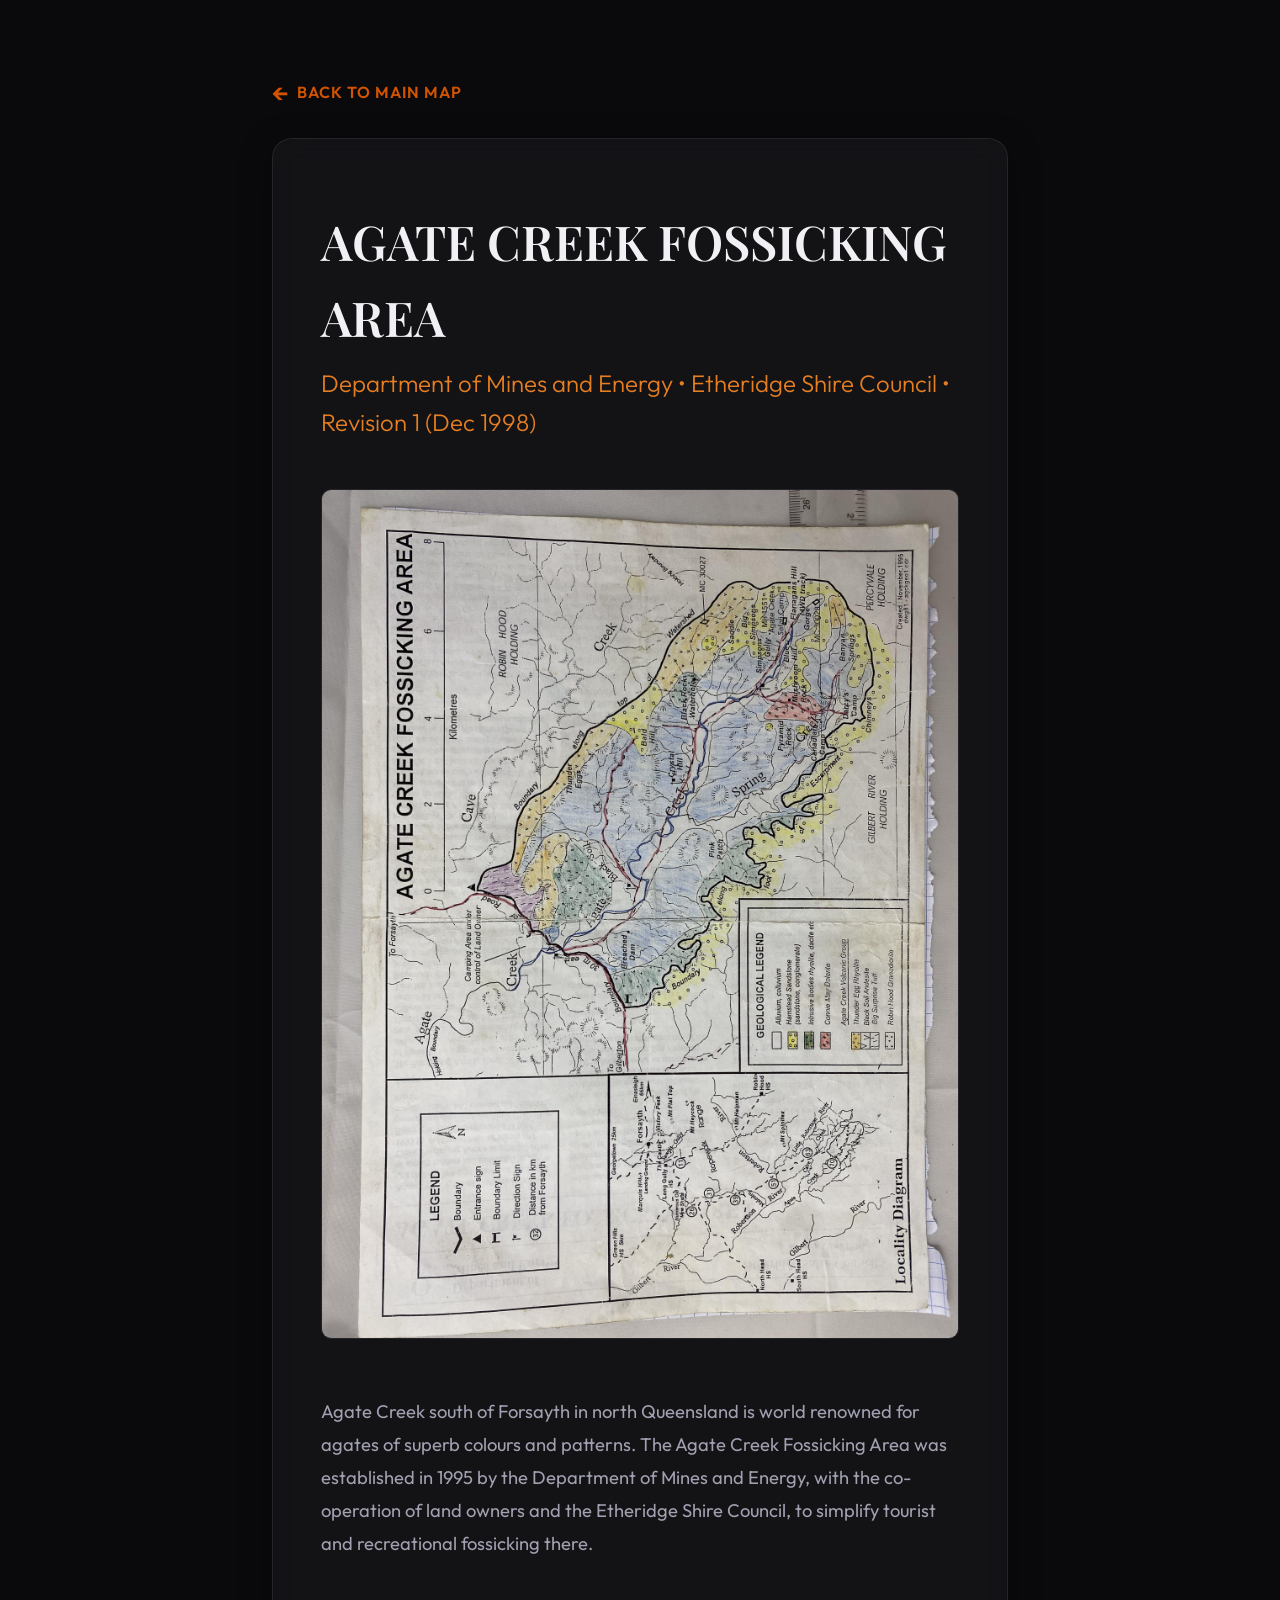
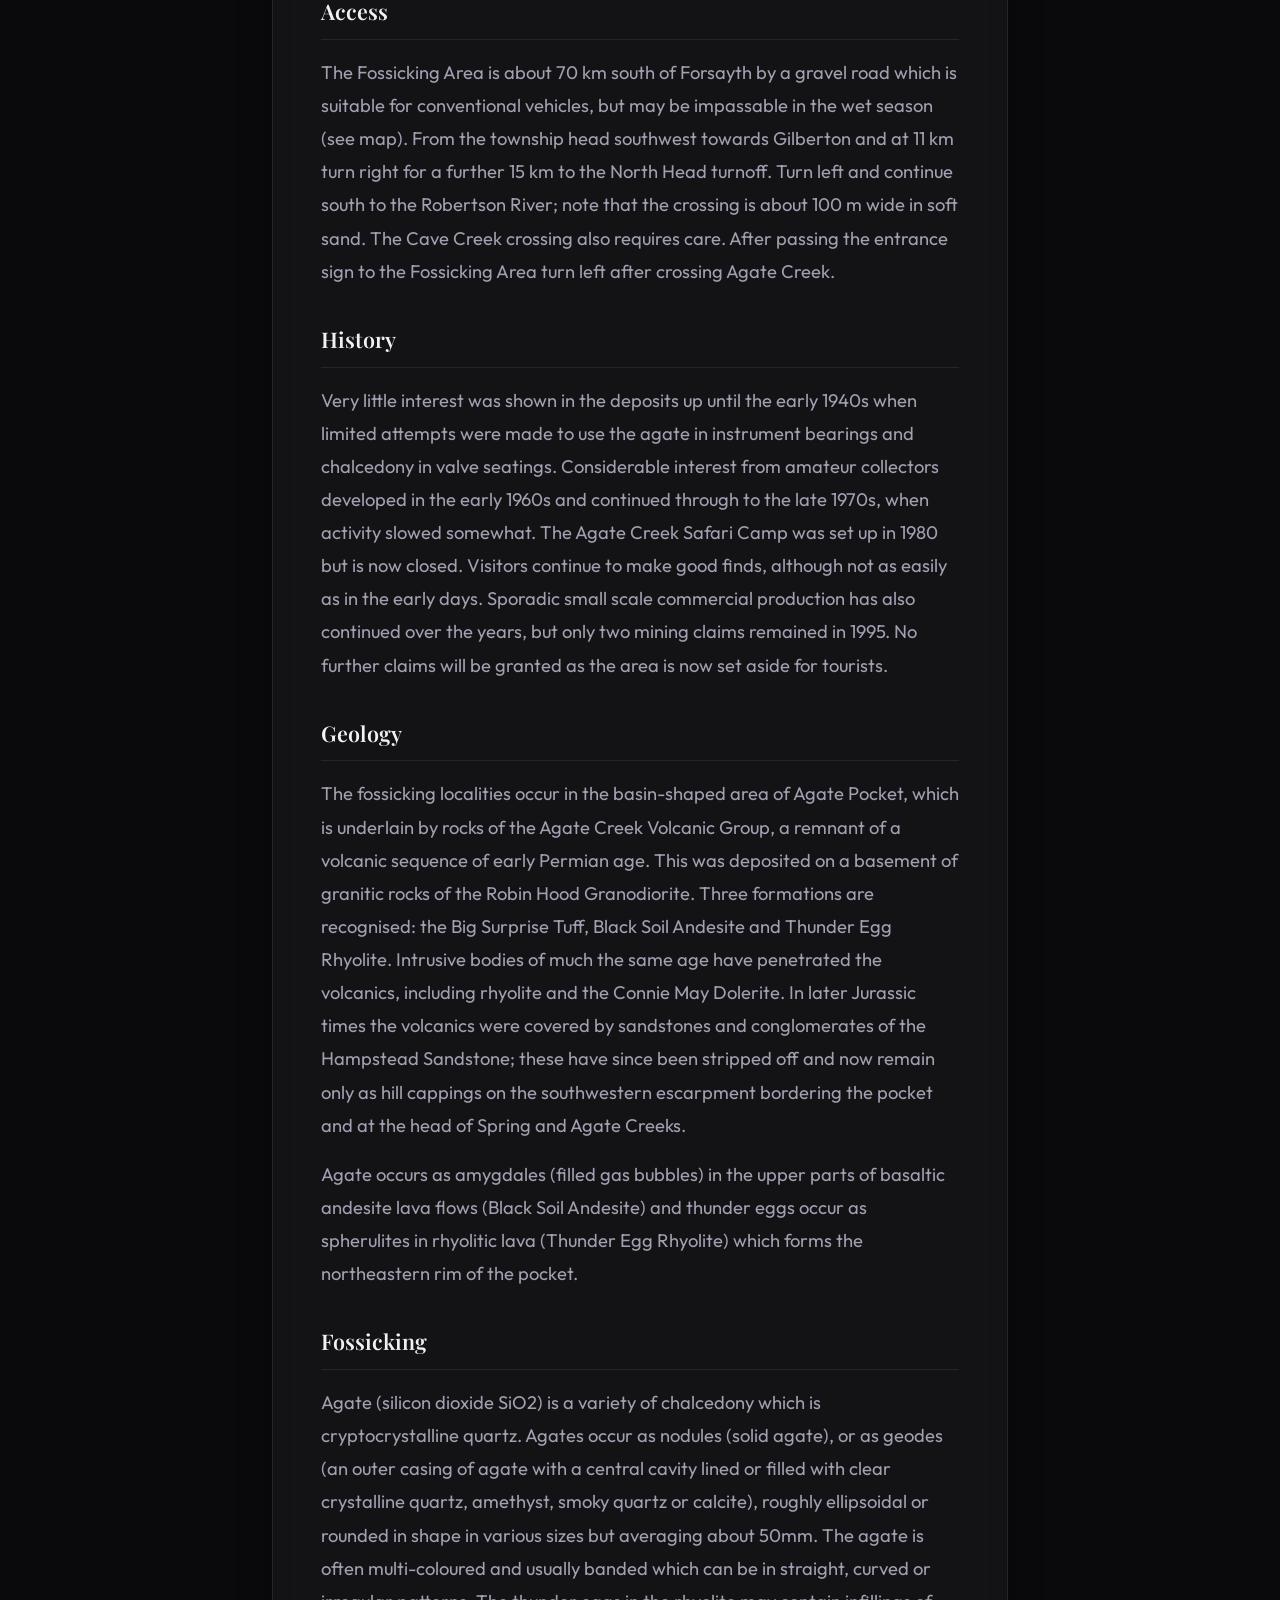
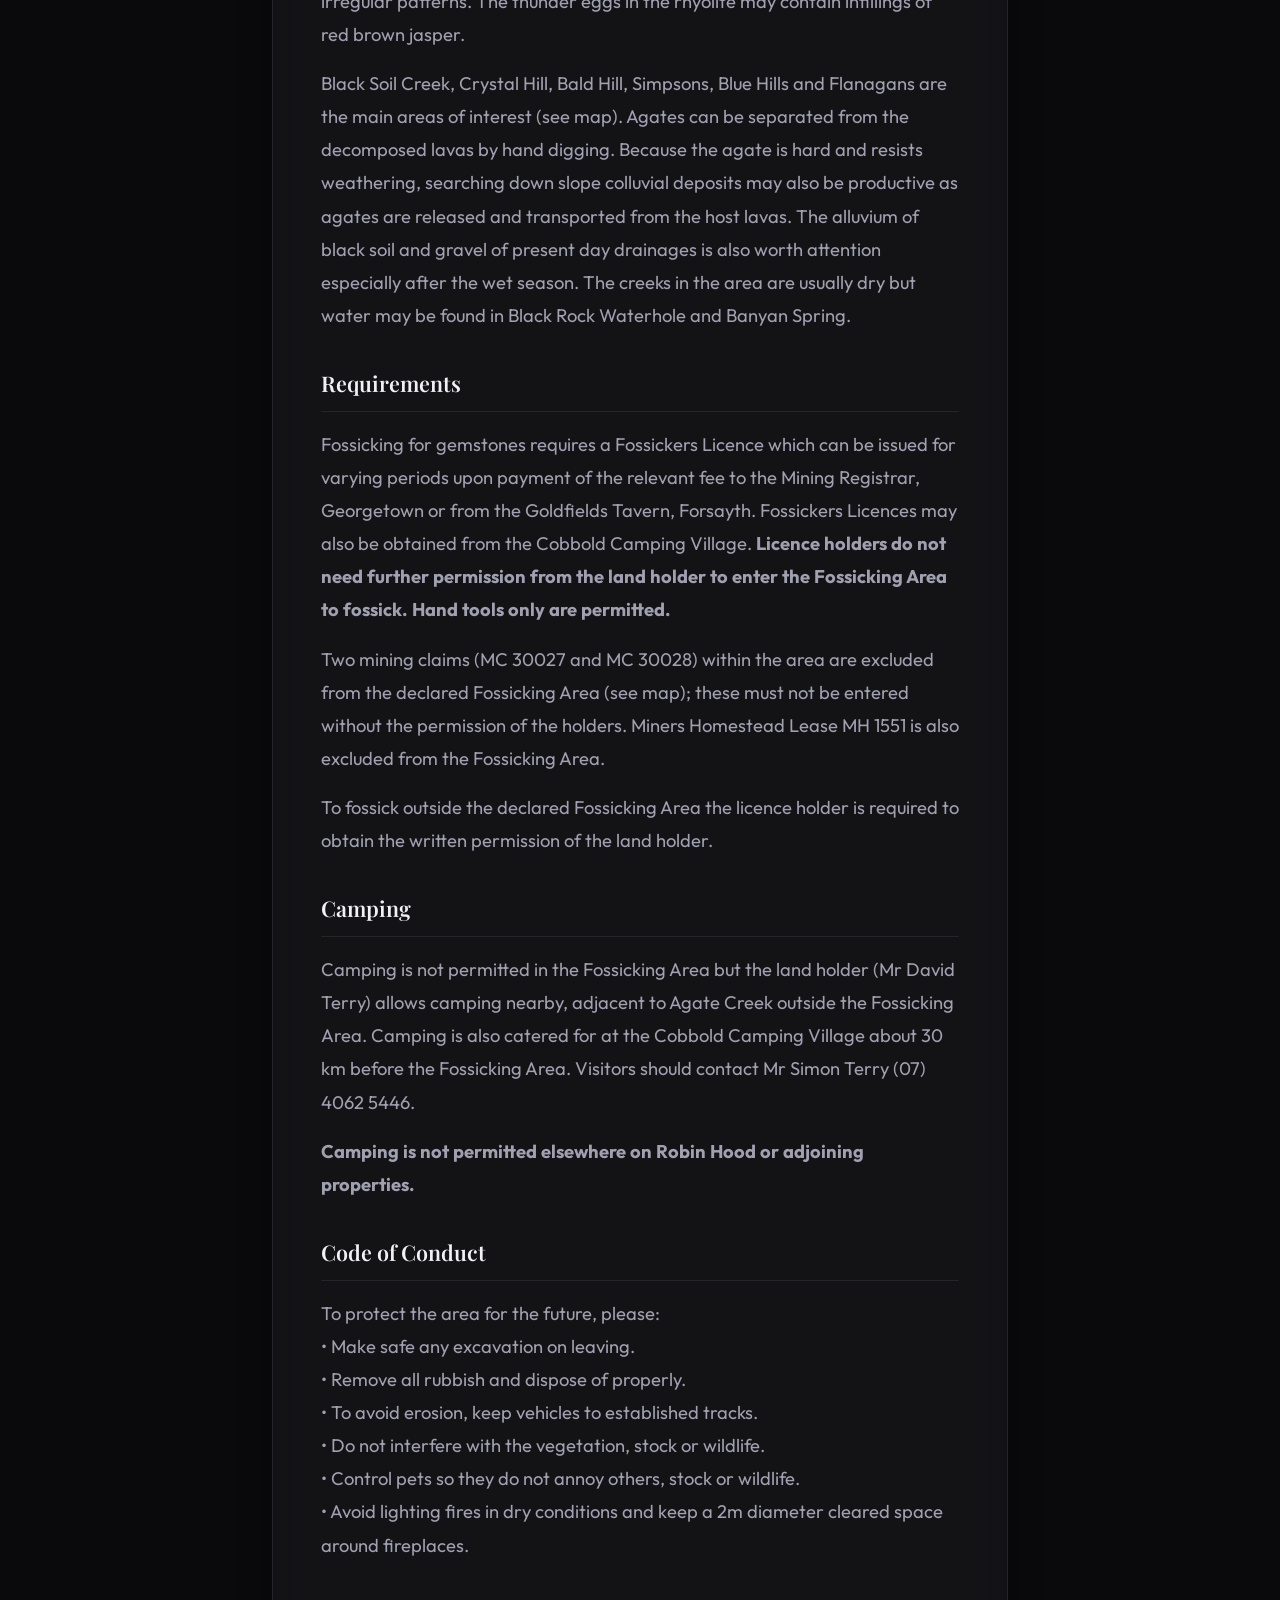
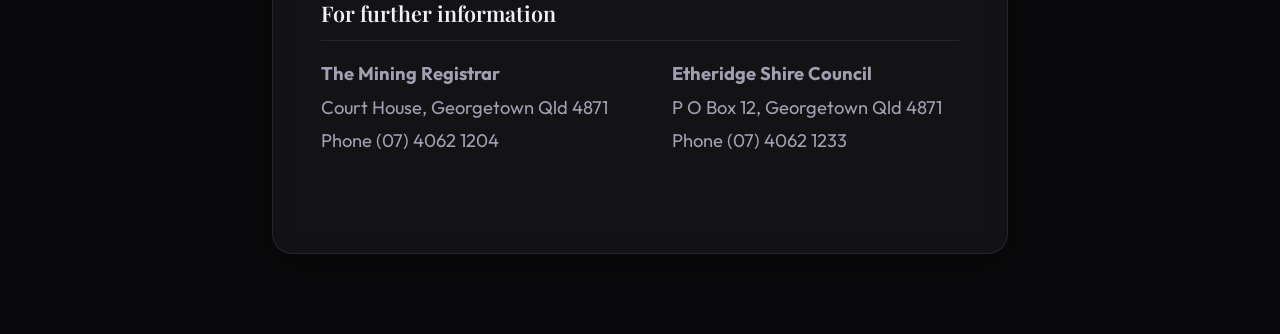
<file: brochure.html>
<!DOCTYPE html>
<html lang="en">
<head>
  <meta charset="UTF-8">
  <meta name="viewport" content="width=device-width, initial-scale=1.0">
  <title>Agate Creek Fossicking Area Brochure</title>
  
  <link rel="preconnect" href="https://fonts.googleapis.com">
  <link rel="preconnect" href="https://fonts.gstatic.com" crossorigin>
  <link href="https://fonts.googleapis.com/css2?family=Outfit:wght@300;400;600;800&family=Playfair+Display:ital,wght@0,600;1,600&display=swap" rel="stylesheet">
  <link rel="stylesheet" href="styles.css">
</head>
<body>

  <main style="padding-top: 5rem; padding-bottom: 5rem;">
    <div class="container" style="max-width: 800px;">
      <a href="index.html" style="color: var(--accent-1); text-decoration: none; font-weight: 600; letter-spacing: 1px; display: inline-flex; align-items: center; margin-bottom: 2rem; transition: color 0.3s; text-transform: uppercase;">
        <span style="font-size: 1.5rem; margin-right: 0.5rem; line-height: 1;">&larr;</span> Back to Main Map
      </a>

      <div class="glass-panel" style="padding: 4rem 3rem;">
        <h1 style="font-size: 3rem; margin-bottom: 0.5rem; color: var(--text-main);">AGATE CREEK FOSSICKING AREA</h1>
        <p class="subtitle" style="margin-bottom: 3rem; color: var(--accent-2);">Department of Mines and Energy &bull; Etheridge Shire Council &bull; Revision 1 (Dec 1998)</p>

        <a href="img/agate_creek_map.jpeg" target="_blank" title="Click to view full-screen map">
          <img id="brochure-map" src="img/agate_creek_map.jpeg" alt="Agate Creek Map" style="width: 100%; border-radius: 10px; margin-bottom: 3rem; border: 1px solid var(--glass-border); cursor: zoom-in; transition: transform 0.3s ease;">
        </a>

        <div style="font-size: 1.15rem; color: var(--text-muted); line-height: 1.8;">
          <p style="margin-bottom: 2rem;">Agate Creek south of Forsayth in north Queensland is world renowned for agates of superb colours and patterns. The Agate Creek Fossicking Area was established in 1995 by the Department of Mines and Energy, with the co-operation of land owners and the Etheridge Shire Council, to simplify tourist and recreational fossicking there.</p>
          
          <h3 style="color: var(--text-main); margin-bottom: 1rem; border-bottom: 1px solid var(--glass-border); padding-bottom: 0.5rem;">Access</h3>
          <p style="margin-bottom: 2rem;">The Fossicking Area is about 70 km south of Forsayth by a gravel road which is suitable for conventional vehicles, but may be impassable in the wet season (see map). From the township head southwest towards Gilberton and at 11 km turn right for a further 15 km to the North Head turnoff. Turn left and continue south to the Robertson River; note that the crossing is about 100 m wide in soft sand. The Cave Creek crossing also requires care. After passing the entrance sign to the Fossicking Area turn left after crossing Agate Creek.</p>
          
          <h3 style="color: var(--text-main); margin-bottom: 1rem; border-bottom: 1px solid var(--glass-border); padding-bottom: 0.5rem;">History</h3>
          <p style="margin-bottom: 2rem;">Very little interest was shown in the deposits up until the early 1940s when limited attempts were made to use the agate in instrument bearings and chalcedony in valve seatings. Considerable interest from amateur collectors developed in the early 1960s and continued through to the late 1970s, when activity slowed somewhat. The Agate Creek Safari Camp was set up in 1980 but is now closed. Visitors continue to make good finds, although not as easily as in the early days. Sporadic small scale commercial production has also continued over the years, but only two mining claims remained in 1995. No further claims will be granted as the area is now set aside for tourists.</p>
          
          <h3 style="color: var(--text-main); margin-bottom: 1rem; border-bottom: 1px solid var(--glass-border); padding-bottom: 0.5rem;">Geology</h3>
          <p style="margin-bottom: 1rem;">The fossicking localities occur in the basin-shaped area of Agate Pocket, which is underlain by rocks of the Agate Creek Volcanic Group, a remnant of a volcanic sequence of early Permian age. This was deposited on a basement of granitic rocks of the Robin Hood Granodiorite. Three formations are recognised: the Big Surprise Tuff, Black Soil Andesite and Thunder Egg Rhyolite. Intrusive bodies of much the same age have penetrated the volcanics, including rhyolite and the Connie May Dolerite. In later Jurassic times the volcanics were covered by sandstones and conglomerates of the Hampstead Sandstone; these have since been stripped off and now remain only as hill cappings on the southwestern escarpment bordering the pocket and at the head of Spring and Agate Creeks.</p>
          <p style="margin-bottom: 2rem;">Agate occurs as amygdales (filled gas bubbles) in the upper parts of basaltic andesite lava flows (Black Soil Andesite) and thunder eggs occur as spherulites in rhyolitic lava (Thunder Egg Rhyolite) which forms the northeastern rim of the pocket.</p>
          
          <h3 style="color: var(--text-main); margin-bottom: 1rem; border-bottom: 1px solid var(--glass-border); padding-bottom: 0.5rem;">Fossicking</h3>
          <p style="margin-bottom: 1rem;">Agate (silicon dioxide SiO2) is a variety of chalcedony which is cryptocrystalline quartz. Agates occur as nodules (solid agate), or as geodes (an outer casing of agate with a central cavity lined or filled with clear crystalline quartz, amethyst, smoky quartz or calcite), roughly ellipsoidal or rounded in shape in various sizes but averaging about 50mm. The agate is often multi-coloured and usually banded which can be in straight, curved or irregular patterns. The thunder eggs in the rhyolite may contain infillings of red brown jasper.</p>
          <p style="margin-bottom: 2rem;">Black Soil Creek, Crystal Hill, Bald Hill, Simpsons, Blue Hills and Flanagans are the main areas of interest (see map). Agates can be separated from the decomposed lavas by hand digging. Because the agate is hard and resists weathering, searching down slope colluvial deposits may also be productive as agates are released and transported from the host lavas. The alluvium of black soil and gravel of present day drainages is also worth attention especially after the wet season. The creeks in the area are usually dry but water may be found in Black Rock Waterhole and Banyan Spring.</p>

          <h3 style="color: var(--text-main); margin-bottom: 1rem; border-bottom: 1px solid var(--glass-border); padding-bottom: 0.5rem;">Requirements</h3>
          <p style="margin-bottom: 1rem;">Fossicking for gemstones requires a Fossickers Licence which can be issued for varying periods upon payment of the relevant fee to the Mining Registrar, Georgetown or from the Goldfields Tavern, Forsayth. Fossickers Licences may also be obtained from the Cobbold Camping Village. <strong>Licence holders do not need further permission from the land holder to enter the Fossicking Area to fossick. Hand tools only are permitted.</strong></p>
          <p style="margin-bottom: 1rem;">Two mining claims (MC 30027 and MC 30028) within the area are excluded from the declared Fossicking Area (see map); these must not be entered without the permission of the holders. Miners Homestead Lease MH 1551 is also excluded from the Fossicking Area.</p>
          <p style="margin-bottom: 2rem;">To fossick outside the declared Fossicking Area the licence holder is required to obtain the written permission of the land holder.</p>

          <h3 style="color: var(--text-main); margin-bottom: 1rem; border-bottom: 1px solid var(--glass-border); padding-bottom: 0.5rem;">Camping</h3>
          <p style="margin-bottom: 1rem;">Camping is not permitted in the Fossicking Area but the land holder (Mr David Terry) allows camping nearby, adjacent to Agate Creek outside the Fossicking Area. Camping is also catered for at the Cobbold Camping Village about 30 km before the Fossicking Area. Visitors should contact Mr Simon Terry (07) 4062 5446.</p>
          <p style="margin-bottom: 2rem;"><strong>Camping is not permitted elsewhere on Robin Hood or adjoining properties.</strong></p>

          <h3 style="color: var(--text-main); margin-bottom: 1rem; border-bottom: 1px solid var(--glass-border); padding-bottom: 0.5rem;">Code of Conduct</h3>
          <p style="margin-bottom: 2rem;">To protect the area for the future, please:<br/>
          &bull; Make safe any excavation on leaving.<br/>
          &bull; Remove all rubbish and dispose of properly.<br/>
          &bull; To avoid erosion, keep vehicles to established tracks.<br/>
          &bull; Do not interfere with the vegetation, stock or wildlife.<br/>
          &bull; Control pets so they do not annoy others, stock or wildlife.<br/>
          &bull; Avoid lighting fires in dry conditions and keep a 2m diameter cleared space around fireplaces.</p>

          <h3 style="color: var(--text-main); margin-bottom: 1rem; border-bottom: 1px solid var(--glass-border); padding-bottom: 0.5rem;">For further information</h3>
          <div style="display: flex; gap: 4rem; margin-bottom: 2rem;">
            <div>
              <p><strong>The Mining Registrar</strong></p>
              <p>Court House, Georgetown Qld 4871</p>
              <p>Phone (07) 4062 1204</p>
            </div>
            <div>
              <p><strong>Etheridge Shire Council</strong></p>
              <p>P O Box 12, Georgetown Qld 4871</p>
              <p>Phone (07) 4062 1233</p>
            </div>
          </div>
        </div>
      </div>
    </div>
  </main>

</body>
</html>
</file>
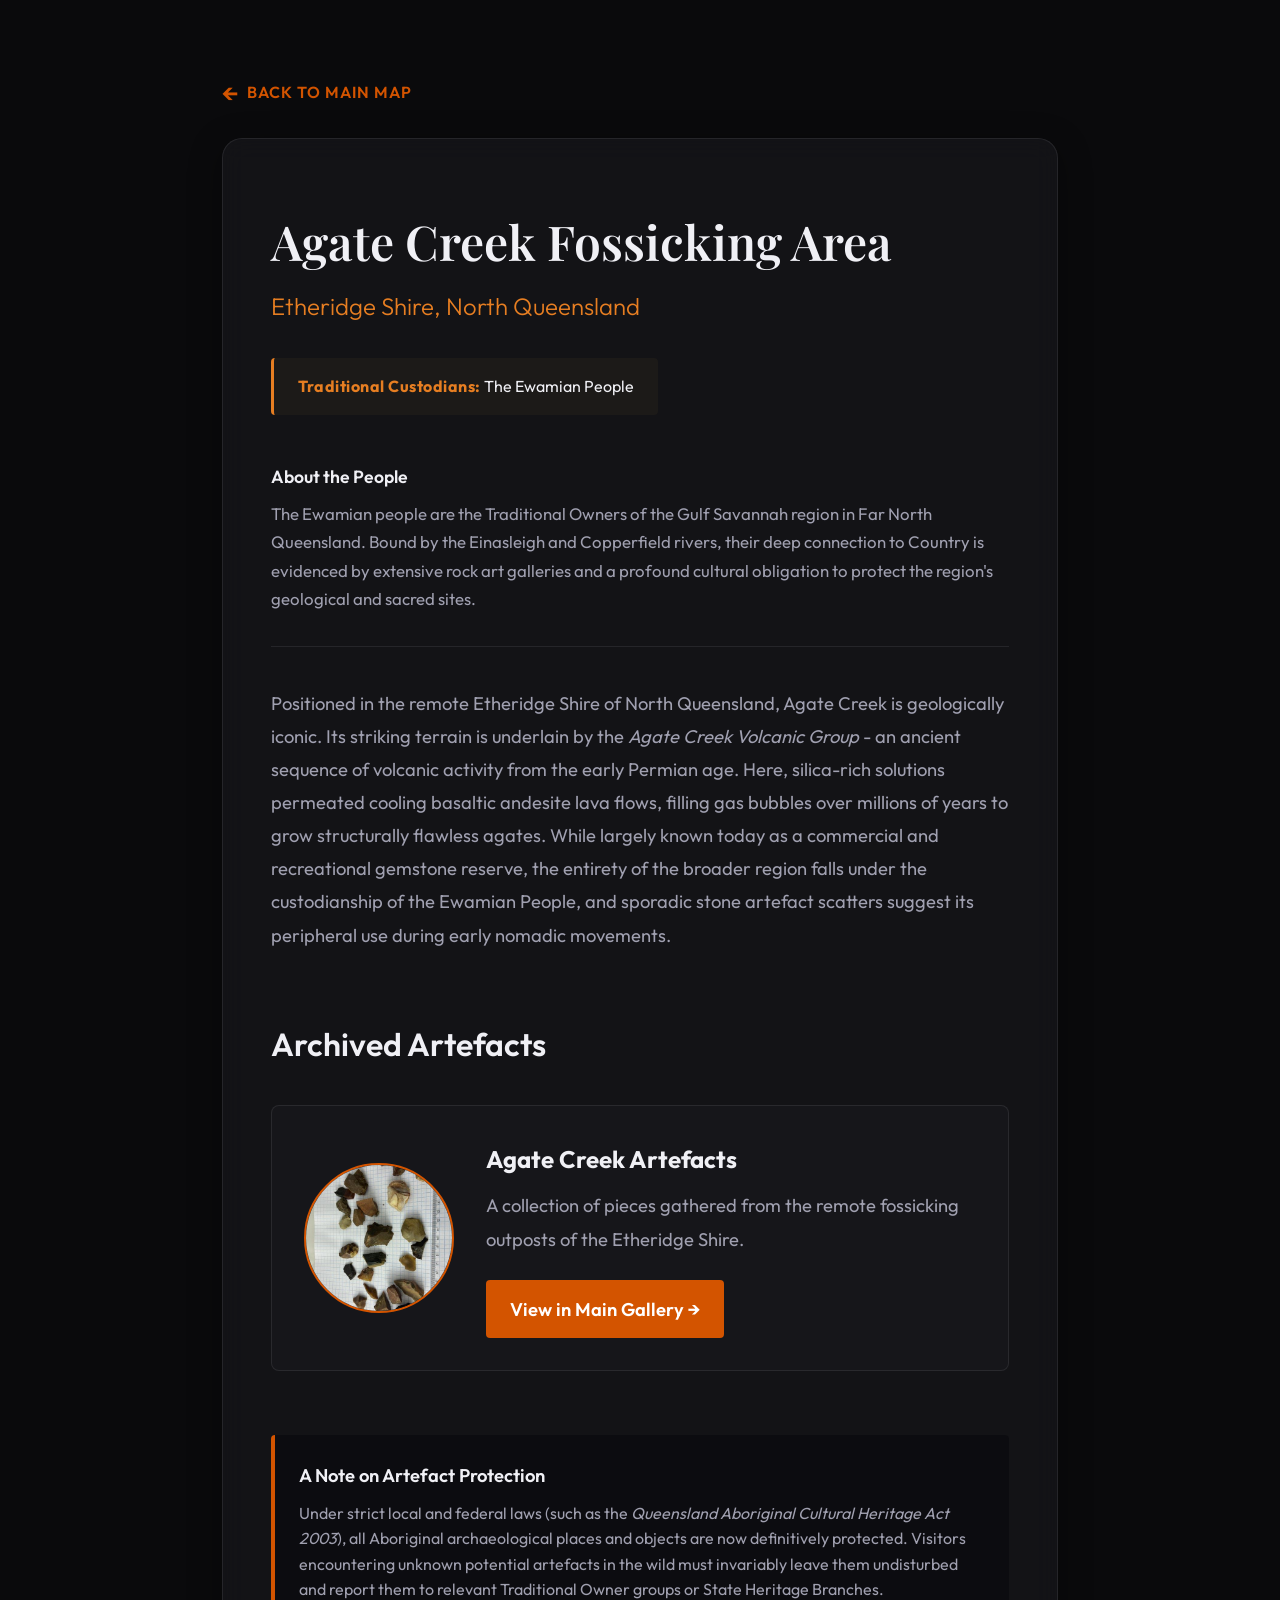
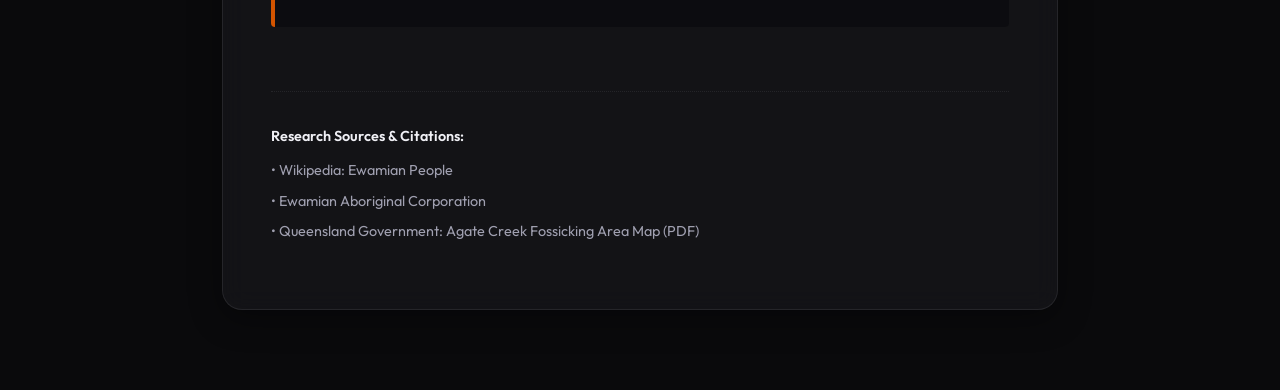
<file: heritage_agate_creek.html>
<!DOCTYPE html>
<html lang="en">
<head>
  <meta charset="UTF-8">
  <meta name="viewport" content="width=device-width, initial-scale=1.0">
  <title>Agate Creek Heritage | Aboriginal Artifacts Collection</title>
  
  <link rel="preconnect" href="https://fonts.googleapis.com">
  <link rel="preconnect" href="https://fonts.gstatic.com" crossorigin>
  <link href="https://fonts.googleapis.com/css2?family=Outfit:wght@300;400;600;800&family=Playfair+Display:ital,wght@0,600;1,600&display=swap" rel="stylesheet">
  <link rel="stylesheet" href="styles.css">
</head>
<body>
  <main style="padding-top: 5rem; padding-bottom: 5rem;">
    <div class="container" style="max-width: 900px;">
      <a href="index.html" style="color: var(--accent-1); text-decoration: none; font-weight: 600; letter-spacing: 1px; display: inline-flex; align-items: center; margin-bottom: 2rem; transition: color 0.3s; text-transform: uppercase;">
        <span style="font-size: 1.5rem; margin-right: 0.5rem; line-height: 1;">&larr;</span> Back to Main Map
      </a>
      <div class="glass-panel" style="padding: 4rem 3rem;">
        <h1 style="font-size: 3rem; margin-bottom: 0.5rem; color: var(--text-main);">Agate Creek Fossicking Area</h1>
        <p class="subtitle" style="margin-bottom: 2rem; color: var(--accent-2);">Etheridge Shire, North Queensland</p>
        
        <!-- TRADITIONAL CUSTODIAN BLOCK -->
        <div style="background: rgba(212,175,55,0.05); padding: 1rem 1.5rem; border-radius: 4px; border-left: 3px solid var(--accent-2); margin-bottom: 3rem; display: inline-block;">
          <p style="margin: 0; font-family: var(--font-sans); color: var(--text-main); font-weight: 400; font-size: 1rem;">
            <strong style="color: var(--accent-2); letter-spacing: 0.5px;">Traditional Custodians:</strong> The Ewamian People
          </p>
        </div>
        
        <div style="margin-bottom: 2.5rem; padding-bottom: 2rem; border-bottom: 1px solid var(--glass-border);">
          <p style="font-family: var(--font-sans); color: var(--text-main); font-weight: 600; font-size: 1.1rem; margin-bottom: 0.5rem;">About the People</p>
          <p style="font-size: 1.05rem; color: var(--text-muted); line-height: 1.7; margin: 0;">
            The Ewamian people are the Traditional Owners of the Gulf Savannah region in Far North Queensland. Bound by the Einasleigh and Copperfield rivers, their deep connection to Country is evidenced by extensive rock art galleries and a profound cultural obligation to protect the region's geological and sacred sites.
          </p>
        </div>
        <div style="font-size: 1.15rem; color: var(--text-muted); line-height: 1.8;">
          <p style="margin-bottom: 3rem;">Positioned in the remote Etheridge Shire of North Queensland, Agate Creek is geologically iconic. Its striking terrain is underlain by the <em>Agate Creek Volcanic Group</em> - an ancient sequence of volcanic activity from the early Permian age. Here, silica-rich solutions permeated cooling basaltic andesite lava flows, filling gas bubbles over millions of years to grow structurally flawless agates. While largely known today as a commercial and recreational gemstone reserve, the entirety of the broader region falls under the custodianship of the Ewamian People, and sporadic stone artefact scatters suggest its peripheral use during early nomadic movements.</p>
          
          <h2 style="color: var(--text-main); font-family: var(--font-sans); font-size: 2rem; margin-top: 4rem; margin-bottom: 2rem;">Archived Artefacts</h2>
          <div style="display: flex; gap: 2rem; align-items: center; background: rgba(255,255,255,0.02); padding: 2rem; border-radius: 8px; border: 1px solid var(--glass-border);">
            <div style="flex: 0 0 150px; height: 150px; border-radius: 50%; overflow: hidden; border: 2px solid var(--accent-1);">
              <img src="img/agate_creek_artefact_1.jpg" alt="Agate Creek Artefacts" style="width: 100%; height: 100%; object-fit: cover;">
            </div>
            <div>
              <h4 style="font-family: var(--font-sans); font-size: 1.5rem; color: var(--text-main); margin-bottom: 0.5rem;">Agate Creek Artefacts</h4>
              <p style="color: var(--text-muted); margin-bottom: 1.5rem;">A collection of pieces gathered from the remote fossicking outposts of the Etheridge Shire.</p>
              <a href="index.html" style="display: inline-block; padding: 0.8rem 1.5rem; background: var(--accent-1); color: white; text-decoration: none; font-weight: 600; border-radius: 4px; font-family: var(--font-sans); transition: background 0.3s;" onmouseover="this.style.background='var(--primary-color)'" onmouseout="this.style.background='var(--accent-1)'">View in Main Gallery &rarr;</a>
            </div>
          </div>
          <div style="background: rgba(0,0,0,0.3); border-left: 4px solid var(--accent-1); padding: 1.5rem; margin-top: 4rem; border-radius: 4px;">
            <h4 style="color: var(--text-main); font-family: var(--font-sans); font-weight: 600; margin-bottom: 0.5rem;">A Note on Artefact Protection</h4>
            <p style="font-size: 1rem; line-height: 1.6; margin-bottom: 0;">Under strict local and federal laws (such as the <em>Queensland Aboriginal Cultural Heritage Act 2003</em>), all Aboriginal archaeological places and objects are now definitively protected. Visitors encountering unknown potential artefacts in the wild must invariably leave them undisturbed and report them to relevant Traditional Owner groups or State Heritage Branches.</p>
          </div>
          <div style="margin-top: 4rem; padding-top: 2rem; border-top: 1px dotted var(--glass-border); font-size: 0.9rem;">
            <p style="color: var(--text-main); margin-bottom: 0.5rem; font-weight: 600;">Research Sources & Citations:</p>
            <ul style="list-style-type: none; padding-left: 0; display: flex; flex-direction: column; gap: 0.3rem;">
              <li>&bull; <a href="https://en.wikipedia.org/wiki/Ewamian" target="_blank" style="color: var(--text-muted); text-decoration: none; transition: color 0.3s;" onmouseover="this.style.color='var(--accent-1)'" onmouseout="this.style.color='var(--text-muted)'">Wikipedia: Ewamian People</a></li>
              <li>&bull; <a href="https://www.ewamian.com.au/about" target="_blank" style="color: var(--text-muted); text-decoration: none; transition: color 0.3s;" onmouseover="this.style.color='var(--accent-1)'" onmouseout="this.style.color='var(--text-muted)'">Ewamian Aboriginal Corporation</a></li>
              <li>&bull; <a href="https://www.qld.gov.au/__data/assets/pdf_file/0027/488025/agate-creek-fossicking-area.pdf" target="_blank" style="color: var(--text-muted); text-decoration: none; transition: color 0.3s;" onmouseover="this.style.color='var(--accent-1)'" onmouseout="this.style.color='var(--text-muted)'">Queensland Government: Agate Creek Fossicking Area Map (PDF)</a></li>
            </ul>
          </div>
        </div>
      </div>
    </div>
  </main>
</body>
</html>
</file>
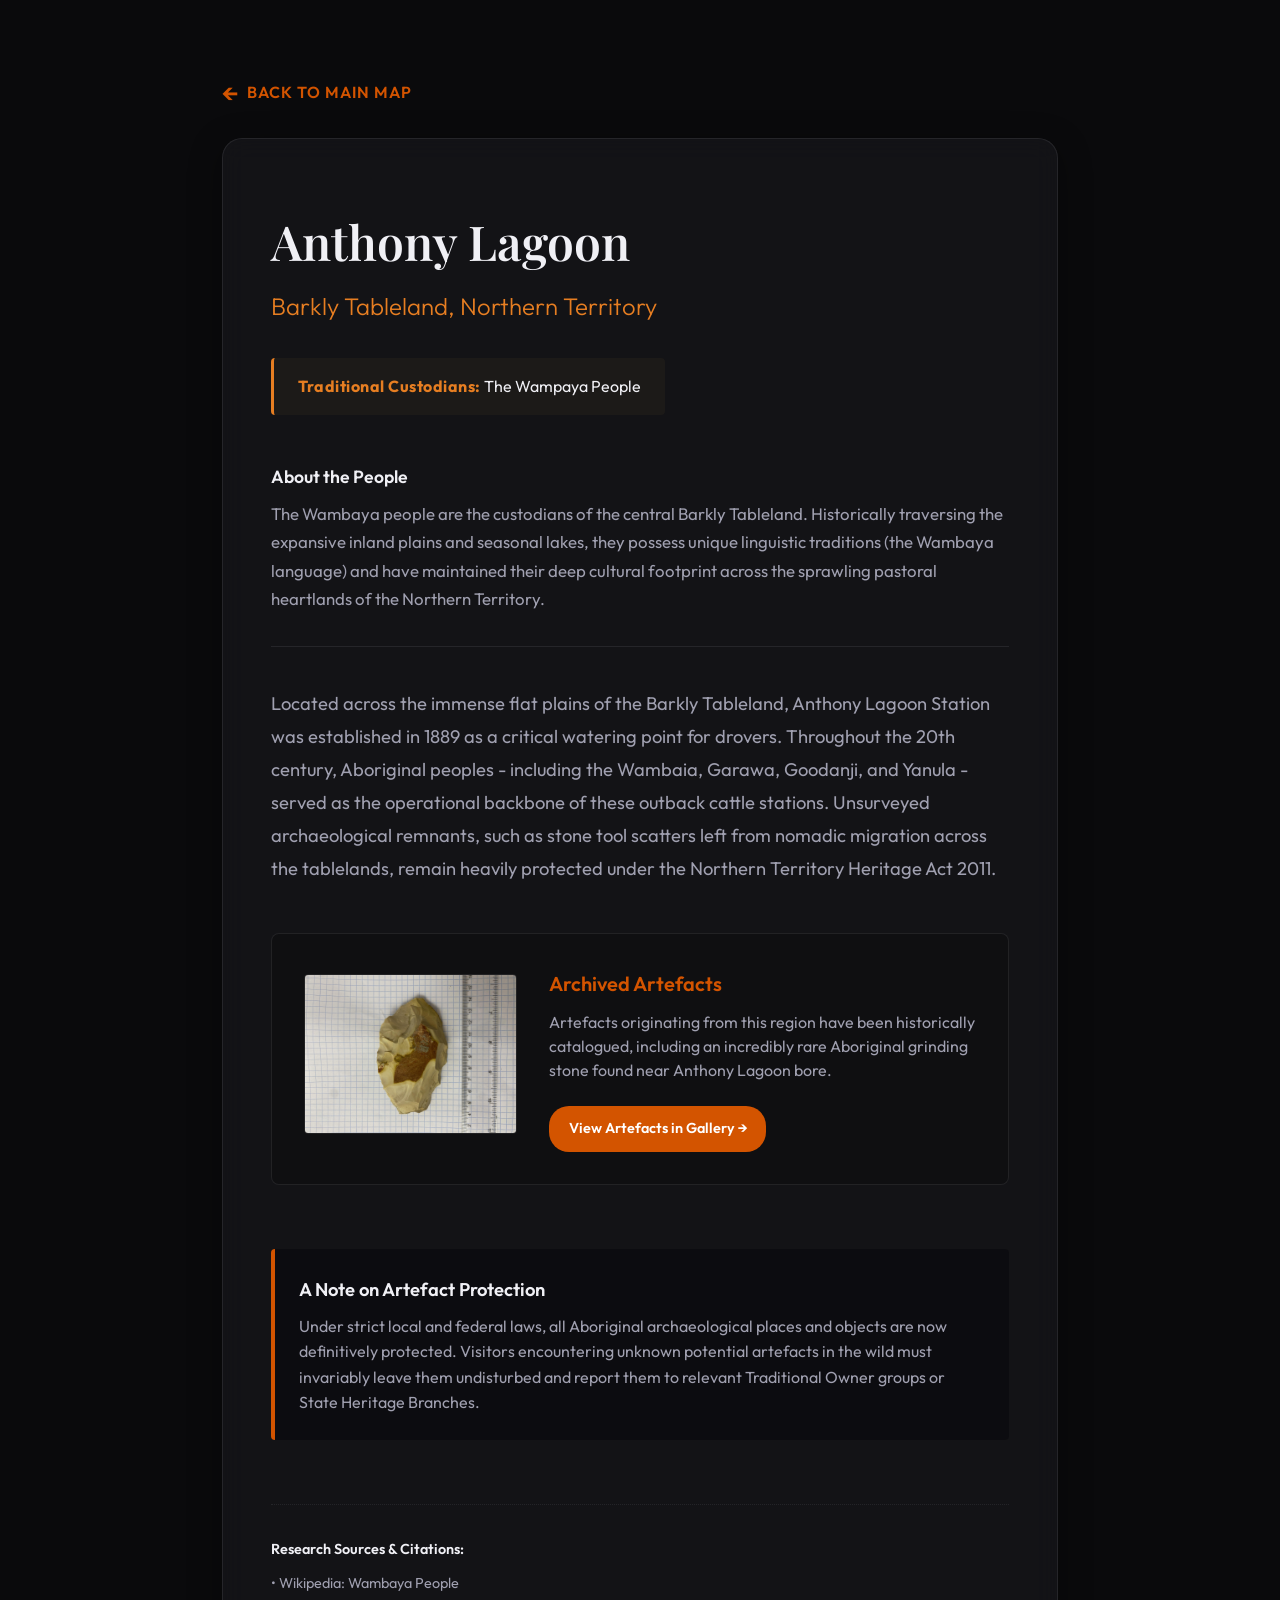
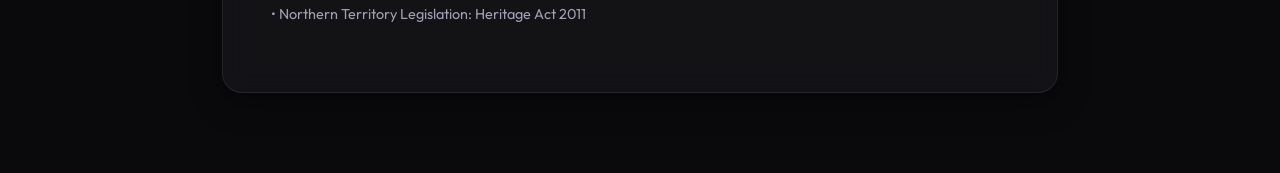
<file: heritage_anthony_lagoon.html>
<!DOCTYPE html>
<html lang="en">
<head>
  <meta charset="UTF-8">
  <meta name="viewport" content="width=device-width, initial-scale=1.0">
  <title>Anthony Lagoon Heritage | Aboriginal Artifacts Collection</title>
  
  <link rel="preconnect" href="https://fonts.googleapis.com">
  <link rel="preconnect" href="https://fonts.gstatic.com" crossorigin>
  <link href="https://fonts.googleapis.com/css2?family=Outfit:wght@300;400;600;800&family=Playfair+Display:ital,wght@0,600;1,600&display=swap" rel="stylesheet">
  <link rel="stylesheet" href="styles.css">
</head>
<body>
  <main style="padding-top: 5rem; padding-bottom: 5rem;">
    <div class="container" style="max-width: 900px;">
      <a href="index.html" style="color: var(--accent-1); text-decoration: none; font-weight: 600; letter-spacing: 1px; display: inline-flex; align-items: center; margin-bottom: 2rem; transition: color 0.3s; text-transform: uppercase;">
        <span style="font-size: 1.5rem; margin-right: 0.5rem; line-height: 1;">&larr;</span> Back to Main Map
      </a>
      <div class="glass-panel" style="padding: 4rem 3rem;">
        <h1 style="font-size: 3rem; margin-bottom: 0.5rem; color: var(--text-main);">Anthony Lagoon</h1>
        <p class="subtitle" style="margin-bottom: 2rem; color: var(--accent-2);">Barkly Tableland, Northern Territory</p>
        
        <!-- TRADITIONAL CUSTODIAN BLOCK -->
        <div style="background: rgba(212,175,55,0.05); padding: 1rem 1.5rem; border-radius: 4px; border-left: 3px solid var(--accent-2); margin-bottom: 3rem; display: inline-block;">
          <p style="margin: 0; font-family: var(--font-sans); color: var(--text-main); font-weight: 400; font-size: 1rem;">
            <strong style="color: var(--accent-2); letter-spacing: 0.5px;">Traditional Custodians:</strong> The Wampaya People
          </p>
        </div>
        
        <div style="margin-bottom: 2.5rem; padding-bottom: 2rem; border-bottom: 1px solid var(--glass-border);">
          <p style="font-family: var(--font-sans); color: var(--text-main); font-weight: 600; font-size: 1.1rem; margin-bottom: 0.5rem;">About the People</p>
          <p style="font-size: 1.05rem; color: var(--text-muted); line-height: 1.7; margin: 0;">
            The Wambaya people are the custodians of the central Barkly Tableland. Historically traversing the expansive inland plains and seasonal lakes, they possess unique linguistic traditions (the Wambaya language) and have maintained their deep cultural footprint across the sprawling pastoral heartlands of the Northern Territory.
          </p>
        </div>
        <div style="font-size: 1.15rem; color: var(--text-muted); line-height: 1.8;">
          <p style="margin-bottom: 3rem;">Located across the immense flat plains of the Barkly Tableland, Anthony Lagoon Station was established in 1889 as a critical watering point for drovers. Throughout the 20th century, Aboriginal peoples - including the Wambaia, Garawa, Goodanji, and Yanula - served as the operational backbone of these outback cattle stations. Unsurveyed archaeological remnants, such as stone tool scatters left from nomadic migration across the tablelands, remain heavily protected under the Northern Territory Heritage Act 2011.</p>
          
          <!-- ARTEFACT FEATURE BLOCK -->
          <div style="margin: 3rem 0; padding: 2rem; background: rgba(0,0,0,0.2); border: 1px solid var(--glass-border); border-radius: 8px; display: flex; flex-wrap: wrap; gap: 2rem; align-items: center;">
            <div style="flex: 1 1 150px; max-width: 250px;">
              <img src="img/anthony_lagoon_bore_artefact.jpeg" style="width: 100%; border-radius: 4px; border: 1px solid var(--glass-border);" alt="Artifact">
            </div>
            <div style="flex: 2 1 300px;">
              <h3 style="color: var(--accent-1); font-family: var(--font-sans); margin-bottom: 0.5rem; font-size: 1.25rem;">Archived Artefacts</h3>
              <p style="font-size: 1rem; line-height: 1.5; color: var(--text-muted); margin-bottom: 1.5rem;">Artefacts originating from this region have been historically catalogued, including an incredibly rare Aboriginal grinding stone found near Anthony Lagoon bore.</p>
              <a href="index.html#gallery" style="display: inline-block; padding: 0.6rem 1.2rem; background: var(--accent-1); color: white; text-decoration: none; border-radius: 20px; font-weight: 600; font-size: 0.9rem; transition: background 0.3s;">View Artefacts in Gallery &rarr;</a>
            </div>
          </div>
          
          <div style="background: rgba(0,0,0,0.3); border-left: 4px solid var(--accent-1); padding: 1.5rem; margin-top: 4rem; border-radius: 4px;">
            <h4 style="color: var(--text-main); font-family: var(--font-sans); font-weight: 600; margin-bottom: 0.5rem;">A Note on Artefact Protection</h4>
            <p style="font-size: 1rem; line-height: 1.6; margin-bottom: 0;">Under strict local and federal laws, all Aboriginal archaeological places and objects are now definitively protected. Visitors encountering unknown potential artefacts in the wild must invariably leave them undisturbed and report them to relevant Traditional Owner groups or State Heritage Branches.</p>
          </div>
          <div style="margin-top: 4rem; padding-top: 2rem; border-top: 1px dotted var(--glass-border); font-size: 0.9rem;">
            <p style="color: var(--text-main); margin-bottom: 0.5rem; font-weight: 600;">Research Sources & Citations:</p>
            <ul style="list-style-type: none; padding-left: 0; display: flex; flex-direction: column; gap: 0.3rem;">
              <li>&bull; <a href="https://en.wikipedia.org/wiki/Wambaya_people" target="_blank" style="color: var(--text-muted); text-decoration: none; transition: color 0.3s;" onmouseover="this.style.color='var(--accent-1)'" onmouseout="this.style.color='var(--text-muted)'">Wikipedia: Wambaya People</a></li>
              <li>&bull; <a href="https://legislation.nt.gov.au/Legislation/HERITAGE-ACT-2011" target="_blank" style="color: var(--text-muted); text-decoration: none; transition: color 0.3s;" onmouseover="this.style.color='var(--accent-1)'" onmouseout="this.style.color='var(--text-muted)'">Northern Territory Legislation: Heritage Act 2011</a></li>
            </ul>
          </div>
        </div>
      </div>
    </div>
  </main>
</body>
</html>
</file>
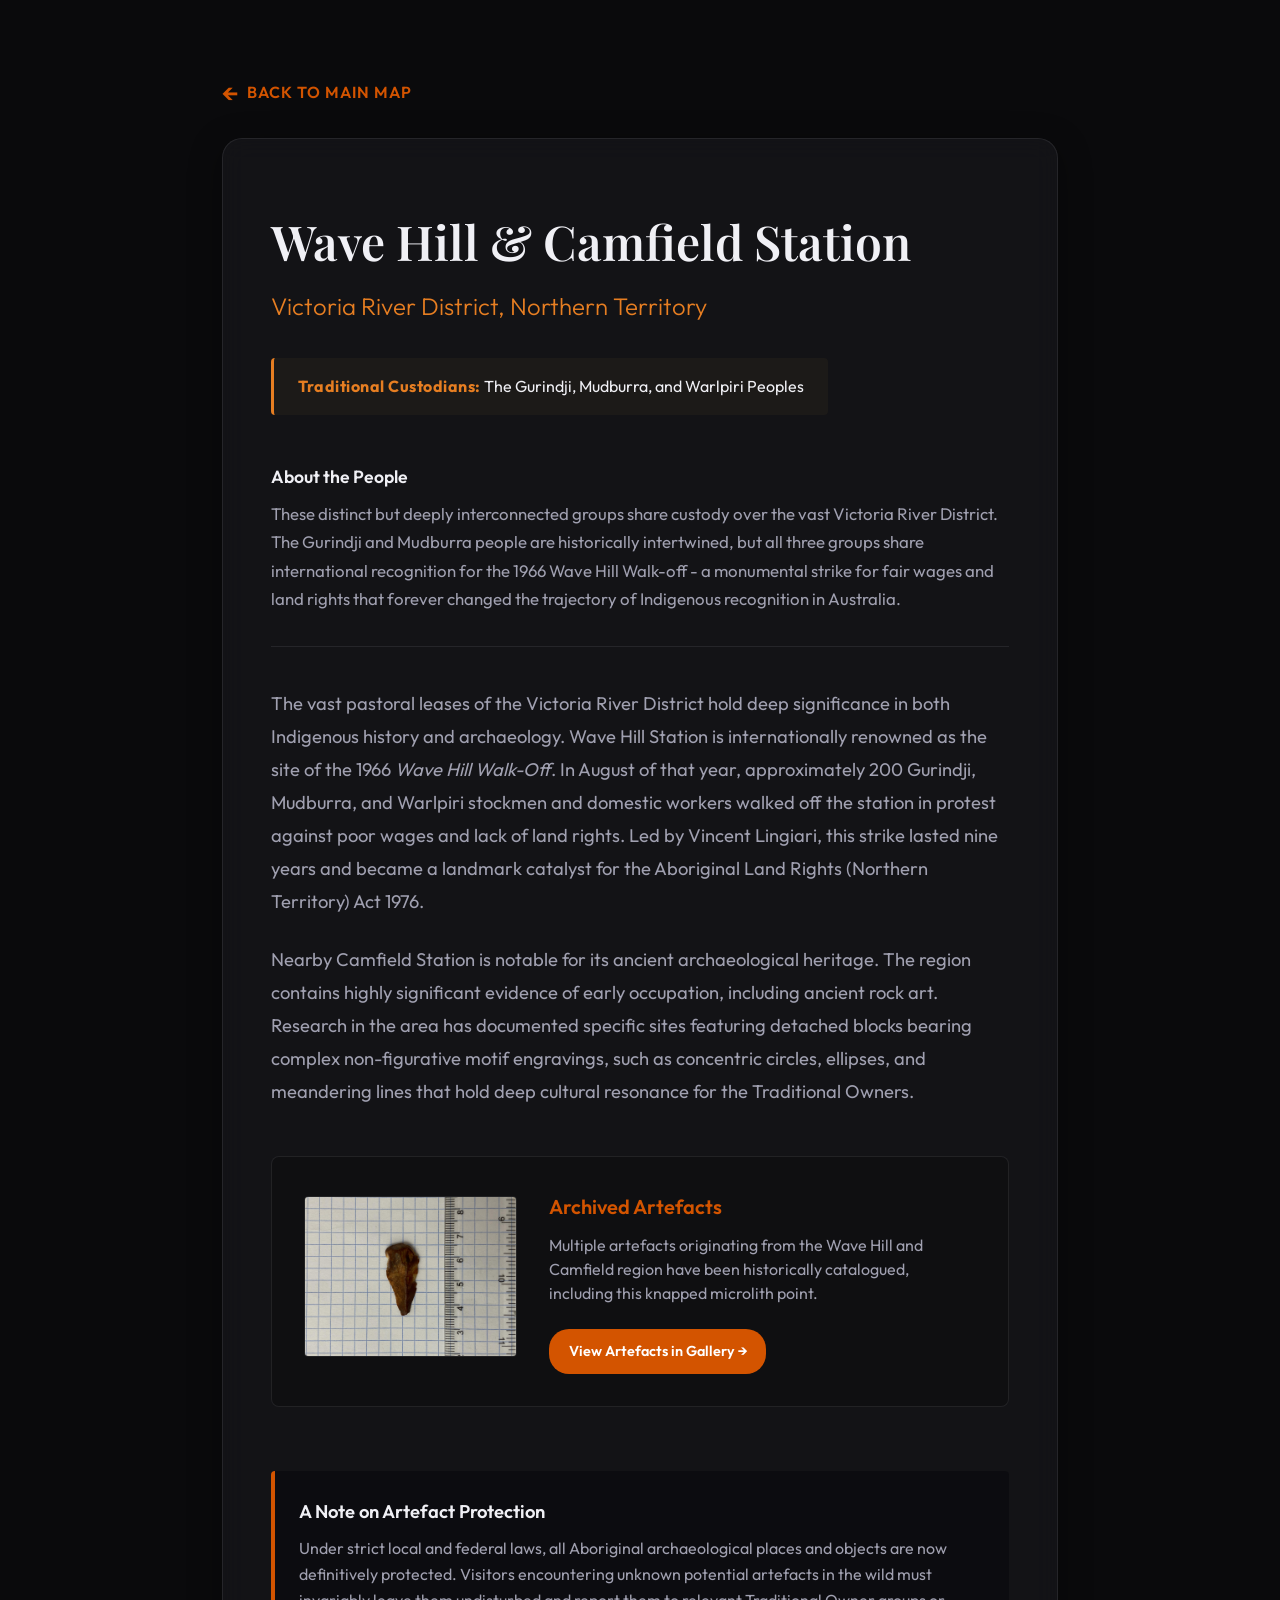
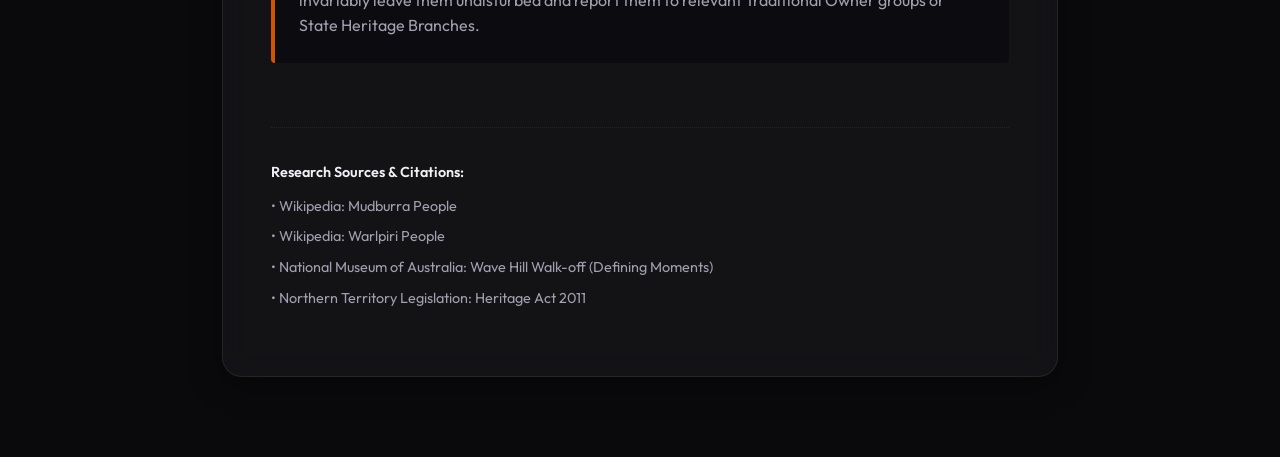
<file: heritage_camfield.html>
<!DOCTYPE html>
<html lang="en">
<head>
  <meta charset="UTF-8">
  <meta name="viewport" content="width=device-width, initial-scale=1.0">
  <title>Wave Hill & Camfield Heritage | Aboriginal Artifacts Collection</title>
  
  <link rel="preconnect" href="https://fonts.googleapis.com">
  <link rel="preconnect" href="https://fonts.gstatic.com" crossorigin>
  <link href="https://fonts.googleapis.com/css2?family=Outfit:wght@300;400;600;800&family=Playfair+Display:ital,wght@0,600;1,600&display=swap" rel="stylesheet">
  <link rel="stylesheet" href="styles.css">
</head>
<body>
  <main style="padding-top: 5rem; padding-bottom: 5rem;">
    <div class="container" style="max-width: 900px;">
      <a href="index.html" style="color: var(--accent-1); text-decoration: none; font-weight: 600; letter-spacing: 1px; display: inline-flex; align-items: center; margin-bottom: 2rem; transition: color 0.3s; text-transform: uppercase;">
        <span style="font-size: 1.5rem; margin-right: 0.5rem; line-height: 1;">&larr;</span> Back to Main Map
      </a>
      <div class="glass-panel" style="padding: 4rem 3rem;">
        <h1 style="font-size: 3rem; margin-bottom: 0.5rem; color: var(--text-main);">Wave Hill & Camfield Station</h1>
        <p class="subtitle" style="margin-bottom: 2rem; color: var(--accent-2);">Victoria River District, Northern Territory</p>
        
        <!-- TRADITIONAL CUSTODIAN BLOCK -->
        <div style="background: rgba(212,175,55,0.05); padding: 1rem 1.5rem; border-radius: 4px; border-left: 3px solid var(--accent-2); margin-bottom: 3rem; display: inline-block;">
          <p style="margin: 0; font-family: var(--font-sans); color: var(--text-main); font-weight: 400; font-size: 1rem;">
            <strong style="color: var(--accent-2); letter-spacing: 0.5px;">Traditional Custodians:</strong> The Gurindji, Mudburra, and Warlpiri Peoples
          </p>
        </div>
        
        <div style="margin-bottom: 2.5rem; padding-bottom: 2rem; border-bottom: 1px solid var(--glass-border);">
          <p style="font-family: var(--font-sans); color: var(--text-main); font-weight: 600; font-size: 1.1rem; margin-bottom: 0.5rem;">About the People</p>
          <p style="font-size: 1.05rem; color: var(--text-muted); line-height: 1.7; margin: 0;">
            These distinct but deeply interconnected groups share custody over the vast Victoria River District. The Gurindji and Mudburra people are historically intertwined, but all three groups share international recognition for the 1966 Wave Hill Walk-off - a monumental strike for fair wages and land rights that forever changed the trajectory of Indigenous recognition in Australia.
          </p>
        </div>
        <div style="font-size: 1.15rem; color: var(--text-muted); line-height: 1.8;">
          <p style="margin-bottom: 1.5rem;">The vast pastoral leases of the Victoria River District hold deep significance in both Indigenous history and archaeology. Wave Hill Station is internationally renowned as the site of the 1966 <em>Wave Hill Walk-Off</em>. In August of that year, approximately 200 Gurindji, Mudburra, and Warlpiri stockmen and domestic workers walked off the station in protest against poor wages and lack of land rights. Led by Vincent Lingiari, this strike lasted nine years and became a landmark catalyst for the Aboriginal Land Rights (Northern Territory) Act 1976.</p>
          <p style="margin-bottom: 3rem;">Nearby Camfield Station is notable for its ancient archaeological heritage. The region contains highly significant evidence of early occupation, including ancient rock art. Research in the area has documented specific sites featuring detached blocks bearing complex non-figurative motif engravings, such as concentric circles, ellipses, and meandering lines that hold deep cultural resonance for the Traditional Owners.</p>
          
          <!-- ARTEFACT FEATURE BLOCK -->
          <div style="margin: 3rem 0; padding: 2rem; background: rgba(0,0,0,0.2); border: 1px solid var(--glass-border); border-radius: 8px; display: flex; flex-wrap: wrap; gap: 2rem; align-items: center;">
            <div style="flex: 1 1 150px; max-width: 250px;">
              <img src="img/camfield_spear_point.jpeg" style="width: 100%; border-radius: 4px; border: 1px solid var(--glass-border);" alt="Artifact">
            </div>
            <div style="flex: 2 1 300px;">
              <h3 style="color: var(--accent-1); font-family: var(--font-sans); margin-bottom: 0.5rem; font-size: 1.25rem;">Archived Artefacts</h3>
              <p style="font-size: 1rem; line-height: 1.5; color: var(--text-muted); margin-bottom: 1.5rem;">Multiple artefacts originating from the Wave Hill and Camfield region have been historically catalogued, including this knapped microlith point.</p>
              <a href="index.html#gallery" style="display: inline-block; padding: 0.6rem 1.2rem; background: var(--accent-1); color: white; text-decoration: none; border-radius: 20px; font-weight: 600; font-size: 0.9rem; transition: background 0.3s;">View Artefacts in Gallery &rarr;</a>
            </div>
          </div>
          
          <div style="background: rgba(0,0,0,0.3); border-left: 4px solid var(--accent-1); padding: 1.5rem; margin-top: 4rem; border-radius: 4px;">
            <h4 style="color: var(--text-main); font-family: var(--font-sans); font-weight: 600; margin-bottom: 0.5rem;">A Note on Artefact Protection</h4>
            <p style="font-size: 1rem; line-height: 1.6; margin-bottom: 0;">Under strict local and federal laws, all Aboriginal archaeological places and objects are now definitively protected. Visitors encountering unknown potential artefacts in the wild must invariably leave them undisturbed and report them to relevant Traditional Owner groups or State Heritage Branches.</p>
          </div>
          <div style="margin-top: 4rem; padding-top: 2rem; border-top: 1px dotted var(--glass-border); font-size: 0.9rem;">
            <p style="color: var(--text-main); margin-bottom: 0.5rem; font-weight: 600;">Research Sources & Citations:</p>
            <ul style="list-style-type: none; padding-left: 0; display: flex; flex-direction: column; gap: 0.3rem;">
              <li>&bull; <a href="https://en.wikipedia.org/wiki/Mudburra" target="_blank" style="color: var(--text-muted); text-decoration: none; transition: color 0.3s;" onmouseover="this.style.color='var(--accent-1)'" onmouseout="this.style.color='var(--text-muted)'">Wikipedia: Mudburra People</a></li>
              <li>&bull; <a href="https://en.wikipedia.org/wiki/Warlpiri_people" target="_blank" style="color: var(--text-muted); text-decoration: none; transition: color 0.3s;" onmouseover="this.style.color='var(--accent-1)'" onmouseout="this.style.color='var(--text-muted)'">Wikipedia: Warlpiri People</a></li>
              <li>&bull; <a href="https://www.nma.gov.au/defining-moments/resources/wave-hill-walk-off" target="_blank" style="color: var(--text-muted); text-decoration: none; transition: color 0.3s;" onmouseover="this.style.color='var(--accent-1)'" onmouseout="this.style.color='var(--text-muted)'">National Museum of Australia: Wave Hill Walk-off (Defining Moments)</a></li>
              <li>&bull; <a href="https://legislation.nt.gov.au/Legislation/HERITAGE-ACT-2011" target="_blank" style="color: var(--text-muted); text-decoration: none; transition: color 0.3s;" onmouseover="this.style.color='var(--accent-1)'" onmouseout="this.style.color='var(--text-muted)'">Northern Territory Legislation: Heritage Act 2011</a></li>
            </ul>
          </div>
        </div>
      </div>
    </div>
  </main>
</body>
</html>
</file>
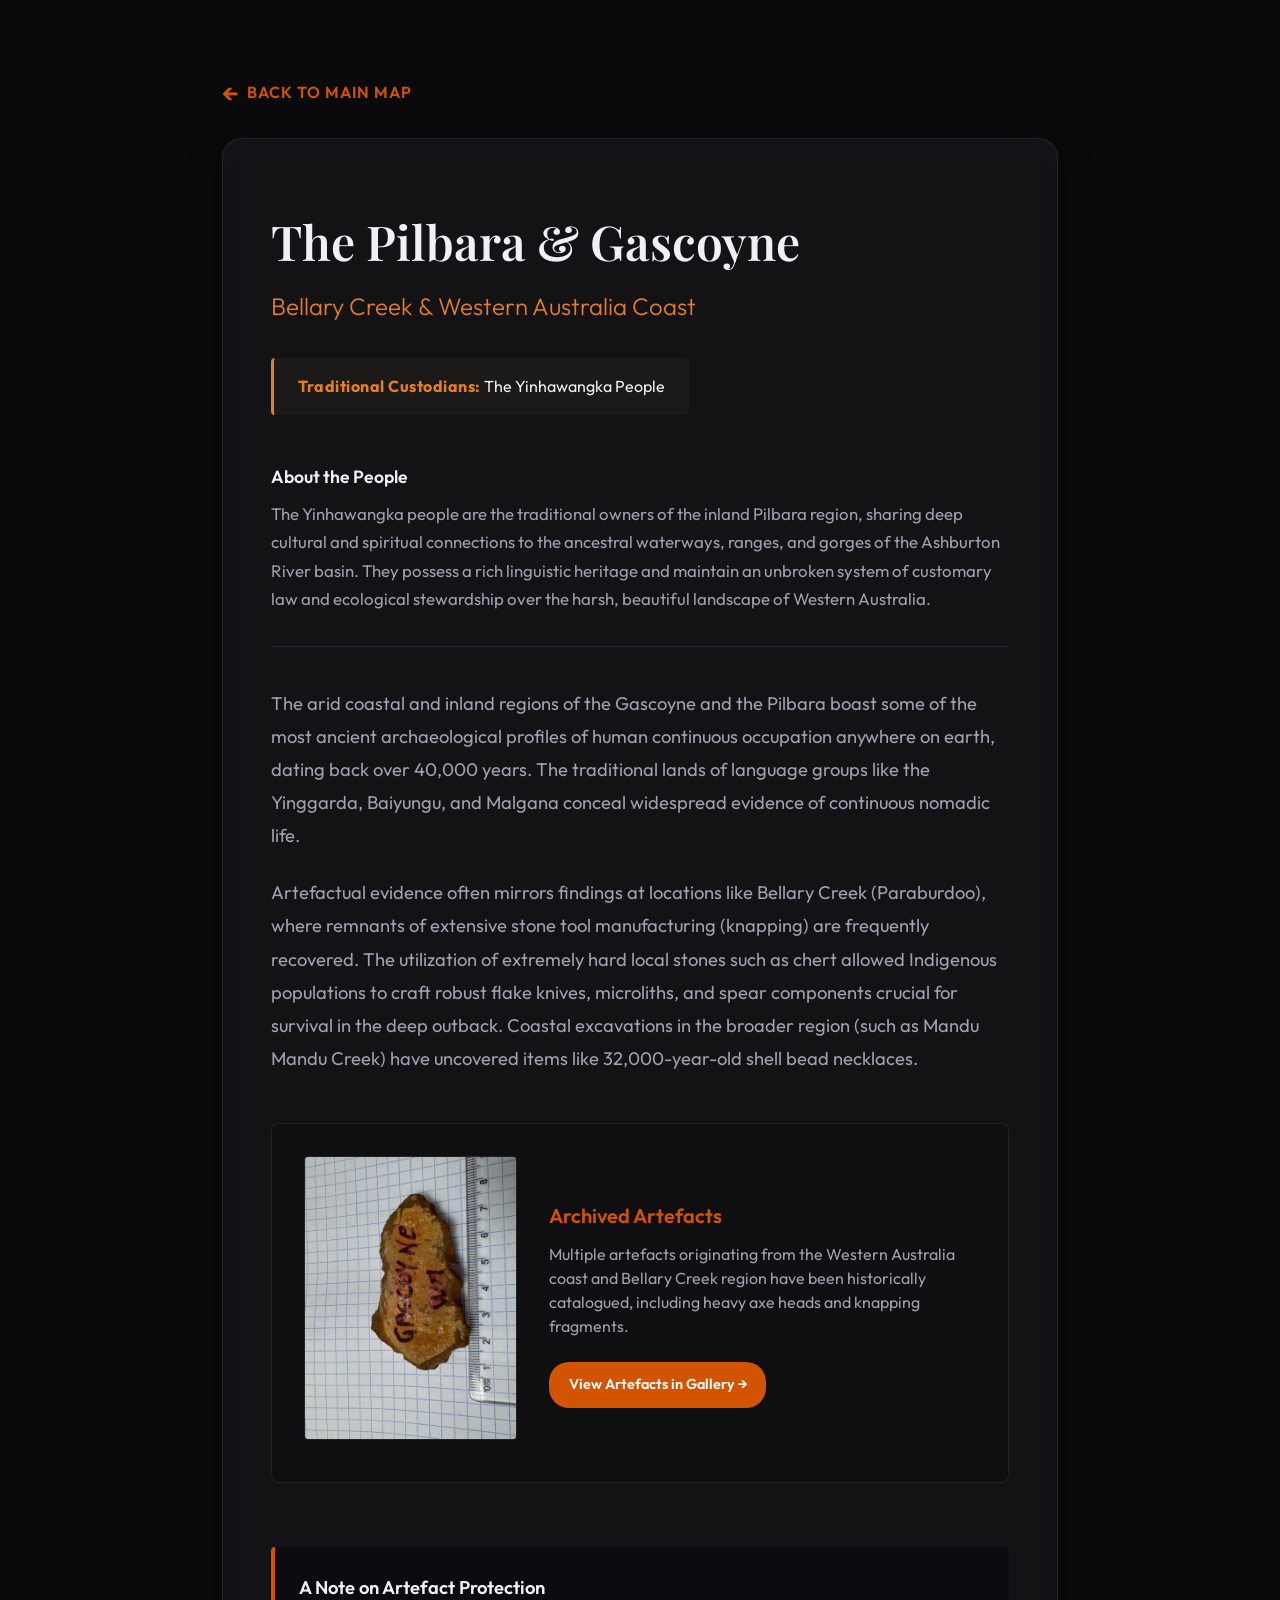
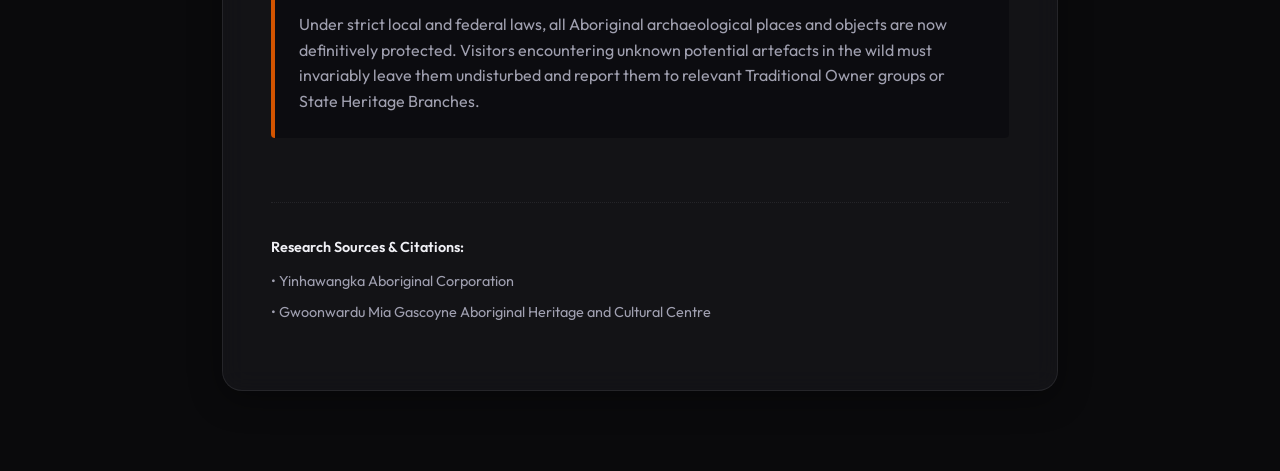
<file: heritage_gascoyne.html>
<!DOCTYPE html>
<html lang="en">
<head>
  <meta charset="UTF-8">
  <meta name="viewport" content="width=device-width, initial-scale=1.0">
  <title>Pilbara & Gascoyne Heritage | Aboriginal Artifacts Collection</title>
  
  <link rel="preconnect" href="https://fonts.googleapis.com">
  <link rel="preconnect" href="https://fonts.gstatic.com" crossorigin>
  <link href="https://fonts.googleapis.com/css2?family=Outfit:wght@300;400;600;800&family=Playfair+Display:ital,wght@0,600;1,600&display=swap" rel="stylesheet">
  <link rel="stylesheet" href="styles.css">
</head>
<body>
  <main style="padding-top: 5rem; padding-bottom: 5rem;">
    <div class="container" style="max-width: 900px;">
      <a href="index.html" style="color: var(--accent-1); text-decoration: none; font-weight: 600; letter-spacing: 1px; display: inline-flex; align-items: center; margin-bottom: 2rem; transition: color 0.3s; text-transform: uppercase;">
        <span style="font-size: 1.5rem; margin-right: 0.5rem; line-height: 1;">&larr;</span> Back to Main Map
      </a>
      <div class="glass-panel" style="padding: 4rem 3rem;">
        <h1 style="font-size: 3rem; margin-bottom: 0.5rem; color: var(--text-main);">The Pilbara & Gascoyne</h1>
        <p class="subtitle" style="margin-bottom: 2rem; color: var(--accent-2);">Bellary Creek & Western Australia Coast</p>
        
        <!-- TRADITIONAL CUSTODIAN BLOCK -->
        <div style="background: rgba(212,175,55,0.05); padding: 1rem 1.5rem; border-radius: 4px; border-left: 3px solid var(--accent-2); margin-bottom: 3rem; display: inline-block;">
          <p style="margin: 0; font-family: var(--font-sans); color: var(--text-main); font-weight: 400; font-size: 1rem;">
            <strong style="color: var(--accent-2); letter-spacing: 0.5px;">Traditional Custodians:</strong> The Yinhawangka People
          </p>
        </div>
        
        <div style="margin-bottom: 2.5rem; padding-bottom: 2rem; border-bottom: 1px solid var(--glass-border);">
          <p style="font-family: var(--font-sans); color: var(--text-main); font-weight: 600; font-size: 1.1rem; margin-bottom: 0.5rem;">About the People</p>
          <p style="font-size: 1.05rem; color: var(--text-muted); line-height: 1.7; margin: 0;">
            The Yinhawangka people are the traditional owners of the inland Pilbara region, sharing deep cultural and spiritual connections to the ancestral waterways, ranges, and gorges of the Ashburton River basin. They possess a rich linguistic heritage and maintain an unbroken system of customary law and ecological stewardship over the harsh, beautiful landscape of Western Australia.
          </p>
        </div>
        <div style="font-size: 1.15rem; color: var(--text-muted); line-height: 1.8;">
          <p style="margin-bottom: 1.5rem;">The arid coastal and inland regions of the Gascoyne and the Pilbara boast some of the most ancient archaeological profiles of human continuous occupation anywhere on earth, dating back over 40,000 years. The traditional lands of language groups like the Yinggarda, Baiyungu, and Malgana conceal widespread evidence of continuous nomadic life.</p>
          <p style="margin-bottom: 3rem;">Artefactual evidence often mirrors findings at locations like Bellary Creek (Paraburdoo), where remnants of extensive stone tool manufacturing (knapping) are frequently recovered. The utilization of extremely hard local stones such as chert allowed Indigenous populations to craft robust flake knives, microliths, and spear components crucial for survival in the deep outback. Coastal excavations in the broader region (such as Mandu Mandu Creek) have uncovered items like 32,000-year-old shell bead necklaces.</p>
          
          <!-- ARTEFACT FEATURE BLOCK -->
          <div style="margin: 3rem 0; padding: 2rem; background: rgba(0,0,0,0.2); border: 1px solid var(--glass-border); border-radius: 8px; display: flex; flex-wrap: wrap; gap: 2rem; align-items: center;">
            <div style="flex: 1 1 150px; max-width: 250px;">
              <img src="img/gascoyne_artefact_1.jpeg" style="width: 100%; border-radius: 4px; border: 1px solid var(--glass-border);" alt="Artifact">
            </div>
            <div style="flex: 2 1 300px;">
              <h3 style="color: var(--accent-1); font-family: var(--font-sans); margin-bottom: 0.5rem; font-size: 1.25rem;">Archived Artefacts</h3>
              <p style="font-size: 1rem; line-height: 1.5; color: var(--text-muted); margin-bottom: 1.5rem;">Multiple artefacts originating from the Western Australia coast and Bellary Creek region have been historically catalogued, including heavy axe heads and knapping fragments.</p>
              <a href="index.html#gallery" style="display: inline-block; padding: 0.6rem 1.2rem; background: var(--accent-1); color: white; text-decoration: none; border-radius: 20px; font-weight: 600; font-size: 0.9rem; transition: background 0.3s;">View Artefacts in Gallery &rarr;</a>
            </div>
          </div>
          
          <div style="background: rgba(0,0,0,0.3); border-left: 4px solid var(--accent-1); padding: 1.5rem; margin-top: 4rem; border-radius: 4px;">
            <h4 style="color: var(--text-main); font-family: var(--font-sans); font-weight: 600; margin-bottom: 0.5rem;">A Note on Artefact Protection</h4>
            <p style="font-size: 1rem; line-height: 1.6; margin-bottom: 0;">Under strict local and federal laws, all Aboriginal archaeological places and objects are now definitively protected. Visitors encountering unknown potential artefacts in the wild must invariably leave them undisturbed and report them to relevant Traditional Owner groups or State Heritage Branches.</p>
          </div>
          <div style="margin-top: 4rem; padding-top: 2rem; border-top: 1px dotted var(--glass-border); font-size: 0.9rem;">
            <p style="color: var(--text-main); margin-bottom: 0.5rem; font-weight: 600;">Research Sources & Citations:</p>
            <ul style="list-style-type: none; padding-left: 0; display: flex; flex-direction: column; gap: 0.3rem;">
              <li>&bull; <a href="https://www.yinhawangka.com.au/yinhawangka-people/" target="_blank" style="color: var(--text-muted); text-decoration: none; transition: color 0.3s;" onmouseover="this.style.color='var(--accent-1)'" onmouseout="this.style.color='var(--text-muted)'">Yinhawangka Aboriginal Corporation</a></li>
              <li>&bull; <a href="https://www.gahcc.com.au" target="_blank" style="color: var(--text-muted); text-decoration: none; transition: color 0.3s;" onmouseover="this.style.color='var(--accent-1)'" onmouseout="this.style.color='var(--text-muted)'">Gwoonwardu Mia Gascoyne Aboriginal Heritage and Cultural Centre</a></li>
            </ul>
          </div>
        </div>
      </div>
    </div>
  </main>
</body>
</html>
</file>
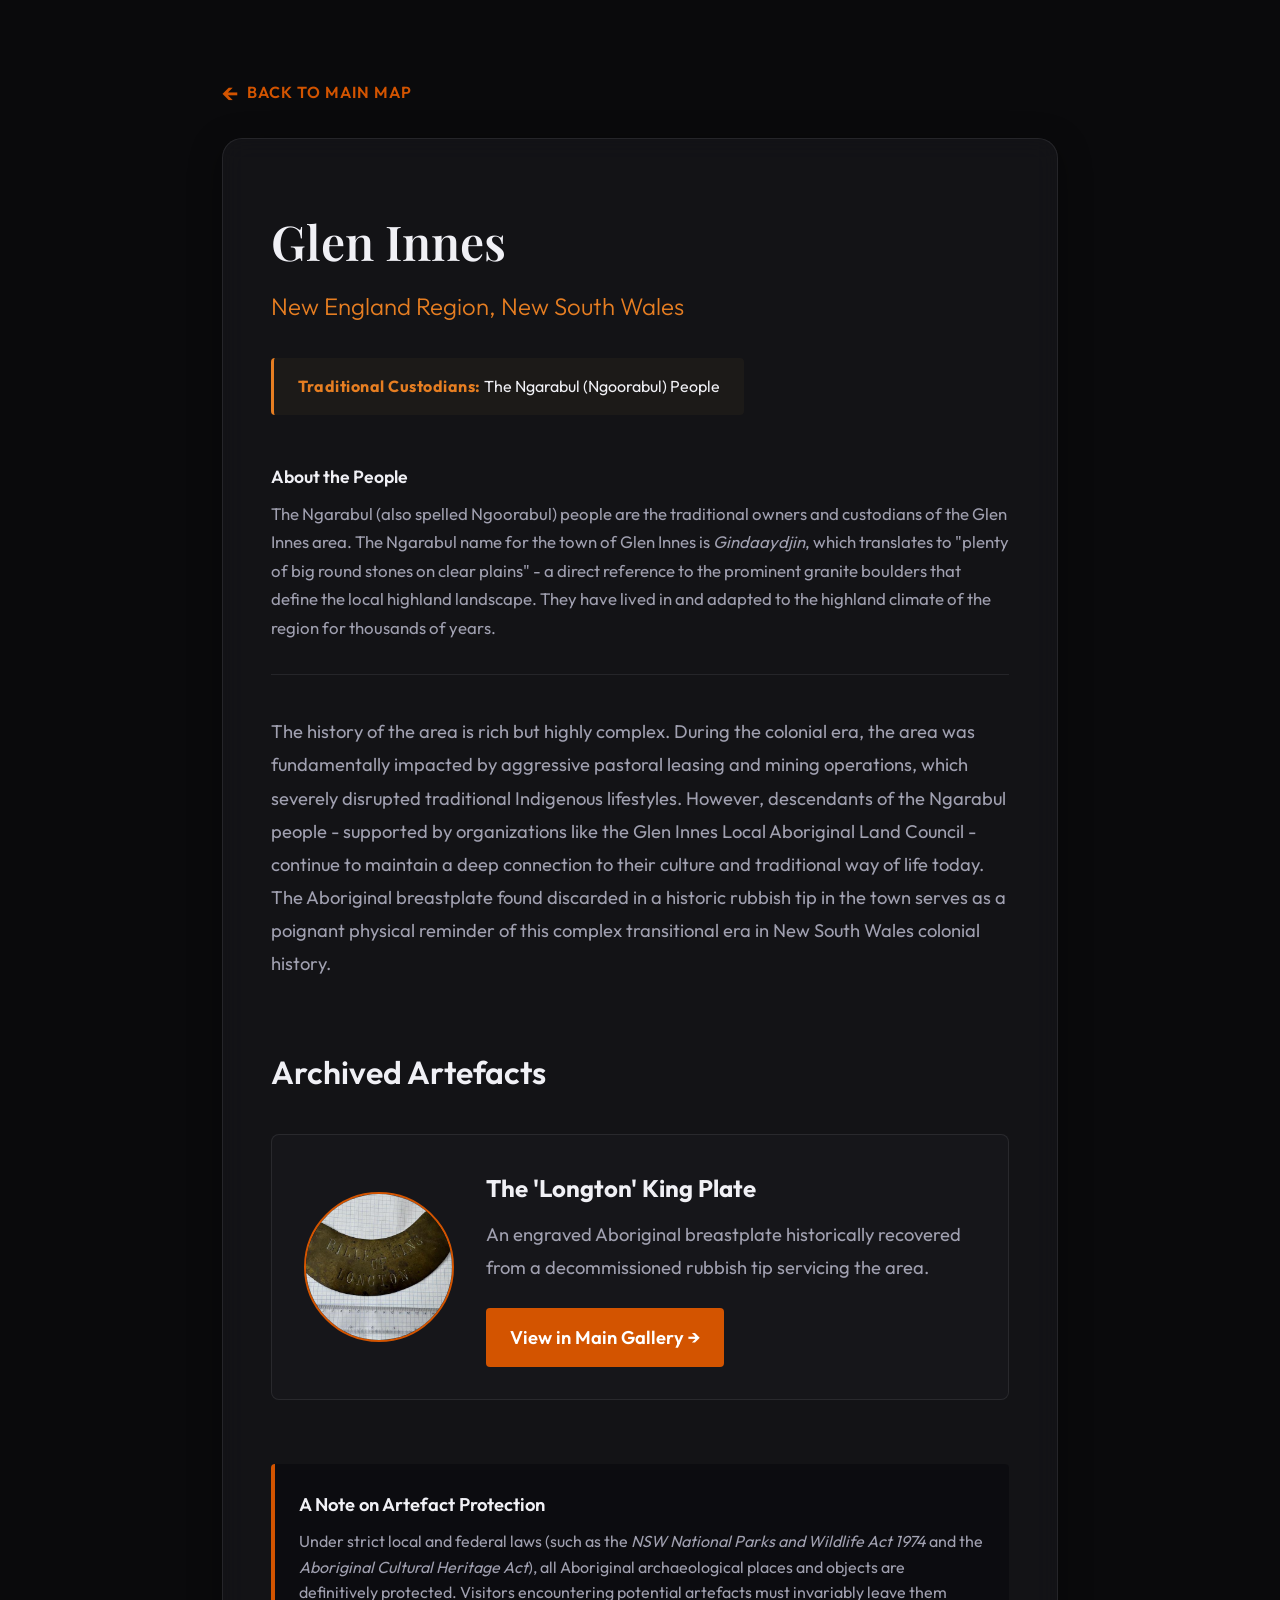
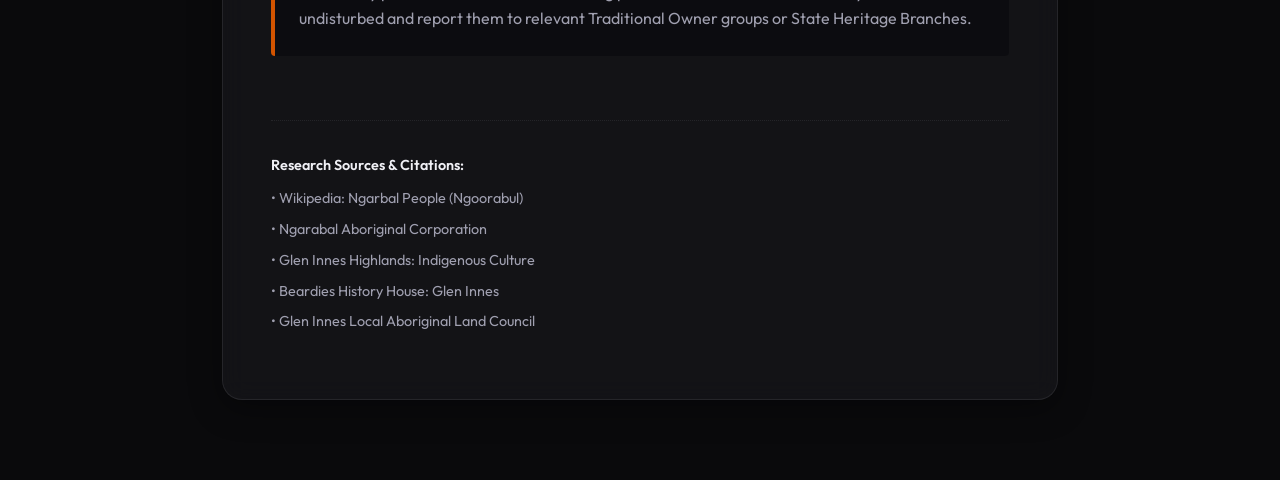
<file: heritage_glen_innes.html>
<!DOCTYPE html>
<html lang="en">
<head>
  <meta charset="UTF-8">
  <meta name="viewport" content="width=device-width, initial-scale=1.0">
  <title>Glen Innes Heritage | Aboriginal Artifacts Collection</title>
  
  <link rel="preconnect" href="https://fonts.googleapis.com">
  <link rel="preconnect" href="https://fonts.gstatic.com" crossorigin>
  <link href="https://fonts.googleapis.com/css2?family=Outfit:wght@300;400;600;800&family=Playfair+Display:ital,wght@0,600;1,600&display=swap" rel="stylesheet">
  <link rel="stylesheet" href="styles.css">
</head>
<body>
  <main style="padding-top: 5rem; padding-bottom: 5rem;">
    <div class="container" style="max-width: 900px;">
      <a href="index.html" style="color: var(--accent-1); text-decoration: none; font-weight: 600; letter-spacing: 1px; display: inline-flex; align-items: center; margin-bottom: 2rem; transition: color 0.3s; text-transform: uppercase;">
        <span style="font-size: 1.5rem; margin-right: 0.5rem; line-height: 1;">&larr;</span> Back to Main Map
      </a>
      <div class="glass-panel" style="padding: 4rem 3rem;">
        <h1 style="font-size: 3rem; margin-bottom: 0.5rem; color: var(--text-main);">Glen Innes</h1>
        <p class="subtitle" style="margin-bottom: 2rem; color: var(--accent-2);">New England Region, New South Wales</p>
        
        <!-- TRADITIONAL CUSTODIAN BLOCK -->
        <div style="background: rgba(212,175,55,0.05); padding: 1rem 1.5rem; border-radius: 4px; border-left: 3px solid var(--accent-2); margin-bottom: 3rem; display: inline-block;">
          <p style="margin: 0; font-family: var(--font-sans); color: var(--text-main); font-weight: 400; font-size: 1rem;">
            <strong style="color: var(--accent-2); letter-spacing: 0.5px;">Traditional Custodians:</strong> The Ngarabul (Ngoorabul) People
          </p>
        </div>
        
        <div style="margin-bottom: 2.5rem; padding-bottom: 2rem; border-bottom: 1px solid var(--glass-border);">
          <p style="font-family: var(--font-sans); color: var(--text-main); font-weight: 600; font-size: 1.1rem; margin-bottom: 0.5rem;">About the People</p>
          <p style="font-size: 1.05rem; color: var(--text-muted); line-height: 1.7; margin: 0;">
            The Ngarabul (also spelled Ngoorabul) people are the traditional owners and custodians of the Glen Innes area. The Ngarabul name for the town of Glen Innes is <em>Gindaaydjin</em>, which translates to "plenty of big round stones on clear plains" - a direct reference to the prominent granite boulders that define the local highland landscape. They have lived in and adapted to the highland climate of the region for thousands of years.
          </p>
        </div>
        <div style="font-size: 1.15rem; color: var(--text-muted); line-height: 1.8;">
          <p style="margin-bottom: 3rem;">The history of the area is rich but highly complex. During the colonial era, the area was fundamentally impacted by aggressive pastoral leasing and mining operations, which severely disrupted traditional Indigenous lifestyles. However, descendants of the Ngarabul people - supported by organizations like the Glen Innes Local Aboriginal Land Council - continue to maintain a deep connection to their culture and traditional way of life today. The Aboriginal breastplate found discarded in a historic rubbish tip in the town serves as a poignant physical reminder of this complex transitional era in New South Wales colonial history.</p>
          
          <h2 style="color: var(--text-main); font-family: var(--font-sans); font-size: 2rem; margin-top: 4rem; margin-bottom: 2rem;">Archived Artefacts</h2>
          <div style="display: flex; gap: 2rem; align-items: center; background: rgba(255,255,255,0.02); padding: 2rem; border-radius: 8px; border: 1px solid var(--glass-border);">
            <div style="flex: 0 0 150px; height: 150px; border-radius: 50%; overflow: hidden; border: 2px solid var(--accent-1); display: flex; align-items: center; justify-content: center;">
              <img src="img/longton_breastplate_1.jpeg" alt="Glen Innes Breastplate" style="width: 100%; height: 100%; object-fit: cover;">
            </div>
            <div>
              <h4 style="font-family: var(--font-sans); font-size: 1.5rem; color: var(--text-main); margin-bottom: 0.5rem;">The 'Longton' King Plate</h4>
              <p style="color: var(--text-muted); margin-bottom: 1.5rem;">An engraved Aboriginal breastplate historically recovered from a decommissioned rubbish tip servicing the area.</p>
              <a href="index.html" style="display: inline-block; padding: 0.8rem 1.5rem; background: var(--accent-1); color: white; text-decoration: none; font-weight: 600; border-radius: 4px; font-family: var(--font-sans); transition: background 0.3s;" onmouseover="this.style.background='var(--primary-color)'" onmouseout="this.style.background='var(--accent-1)'">View in Main Gallery &rarr;</a>
            </div>
          </div>
          <div style="background: rgba(0,0,0,0.3); border-left: 4px solid var(--accent-1); padding: 1.5rem; margin-top: 4rem; border-radius: 4px;">
            <h4 style="color: var(--text-main); font-family: var(--font-sans); font-weight: 600; margin-bottom: 0.5rem;">A Note on Artefact Protection</h4>
            <p style="font-size: 1rem; line-height: 1.6; margin-bottom: 0;">Under strict local and federal laws (such as the <em>NSW National Parks and Wildlife Act 1974</em> and the <em>Aboriginal Cultural Heritage Act</em>), all Aboriginal archaeological places and objects are definitively protected. Visitors encountering potential artefacts must invariably leave them undisturbed and report them to relevant Traditional Owner groups or State Heritage Branches.</p>
          </div>
          <div style="margin-top: 4rem; padding-top: 2rem; border-top: 1px dotted var(--glass-border); font-size: 0.9rem;">
            <p style="color: var(--text-main); margin-bottom: 0.5rem; font-weight: 600;">Research Sources & Citations:</p>
            <ul style="list-style-type: none; padding-left: 0; display: flex; flex-direction: column; gap: 0.3rem;">
              <li>&bull; <a href="https://en.wikipedia.org/wiki/Ngarbal" target="_blank" style="color: var(--text-muted); text-decoration: none; transition: color 0.3s;" onmouseover="this.style.color='var(--accent-1)'" onmouseout="this.style.color='var(--text-muted)'">Wikipedia: Ngarbal People (Ngoorabul)</a></li>
              <li>&bull; <a href="https://www.ngarabal.org.au/" target="_blank" style="color: var(--text-muted); text-decoration: none; transition: color 0.3s;" onmouseover="this.style.color='var(--accent-1)'" onmouseout="this.style.color='var(--text-muted)'">Ngarabal Aboriginal Corporation</a></li>
              <li>&bull; <a href="https://gleninneshighlands.com/indigenous-culture.html" target="_blank" style="color: var(--text-muted); text-decoration: none; transition: color 0.3s;" onmouseover="this.style.color='var(--accent-1)'" onmouseout="this.style.color='var(--text-muted)'">Glen Innes Highlands: Indigenous Culture</a></li>
              <li>&bull; <a href="https://www.beardieshistoryhouse.info/glen-innes/" target="_blank" style="color: var(--text-muted); text-decoration: none; transition: color 0.3s;" onmouseover="this.style.color='var(--accent-1)'" onmouseout="this.style.color='var(--text-muted)'">Beardies History House: Glen Innes</a></li>
              <li>&bull; <a href="https://alc.org.au/land_council/glen-innes/" target="_blank" style="color: var(--text-muted); text-decoration: none; transition: color 0.3s;" onmouseover="this.style.color='var(--accent-1)'" onmouseout="this.style.color='var(--text-muted)'">Glen Innes Local Aboriginal Land Council</a></li>
            </ul>
          </div>
        </div>
      </div>
    </div>
  </main>
</body>
</html>
</file>
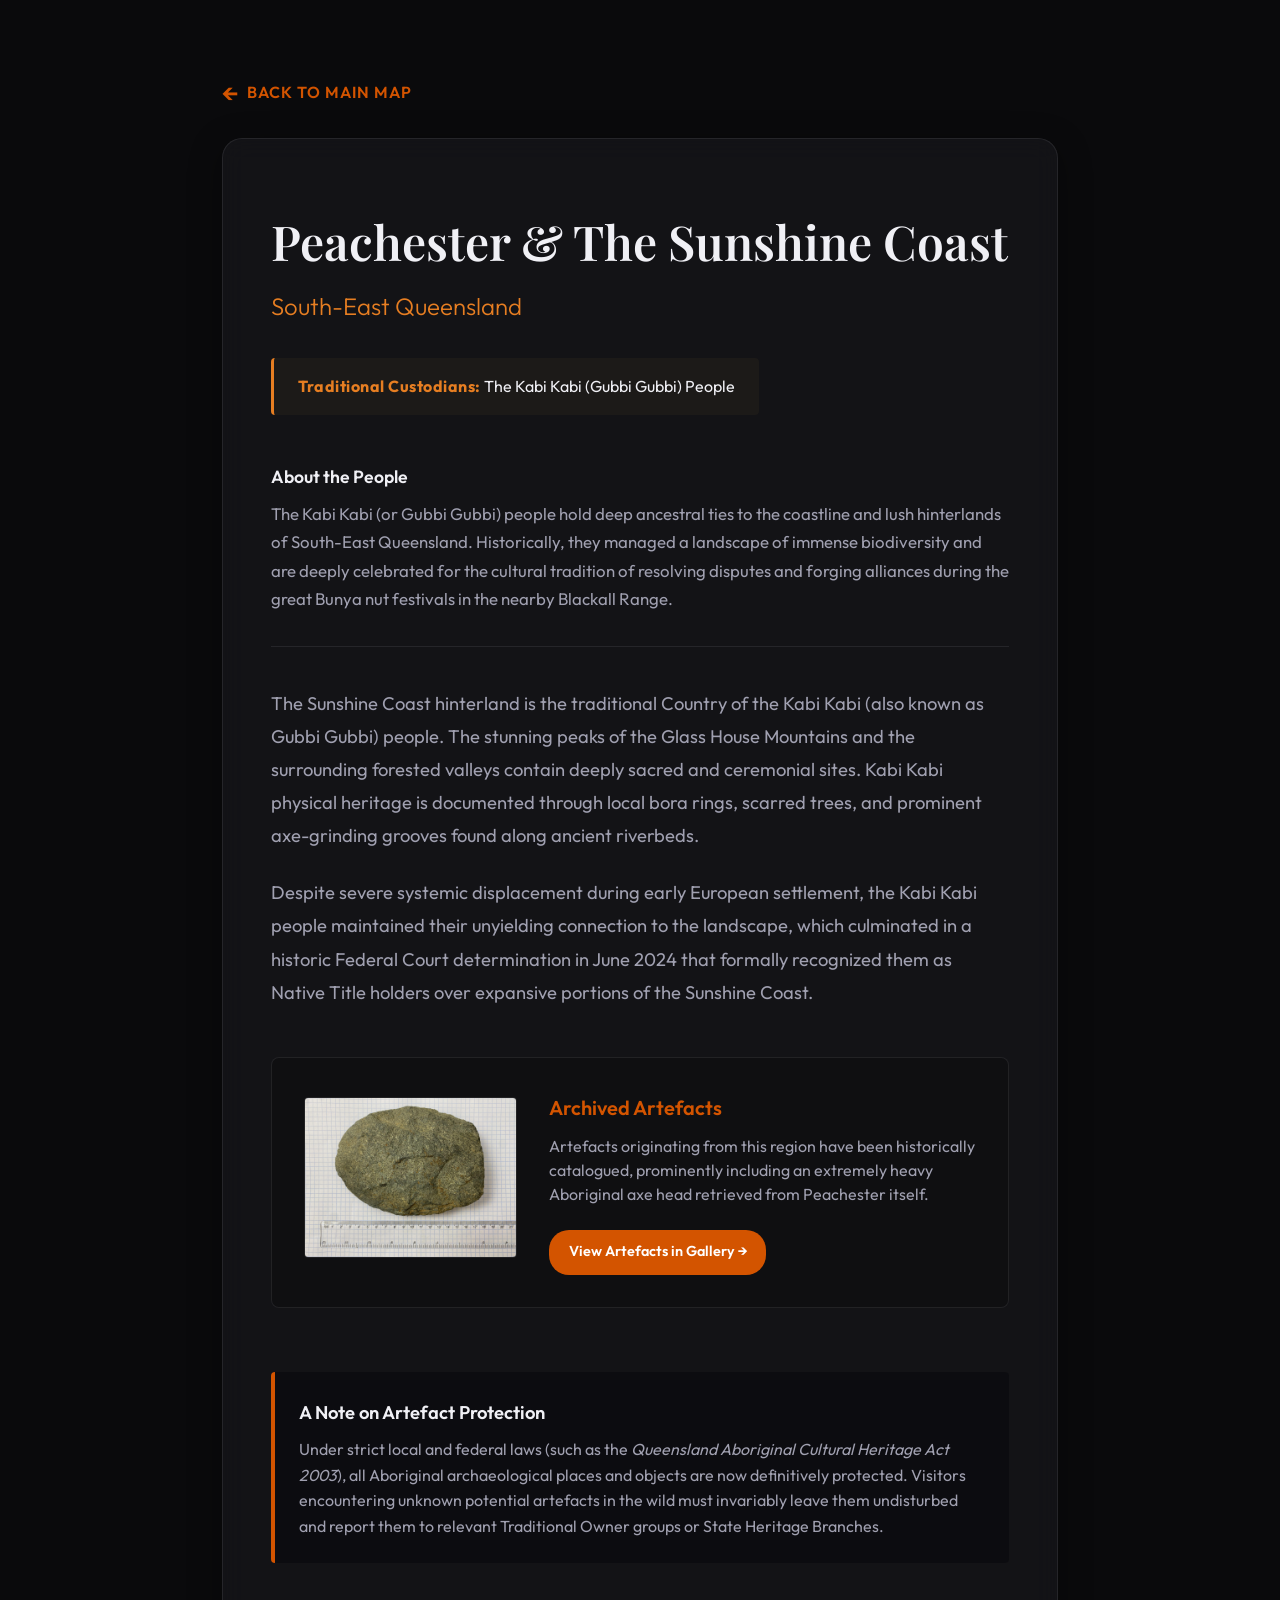
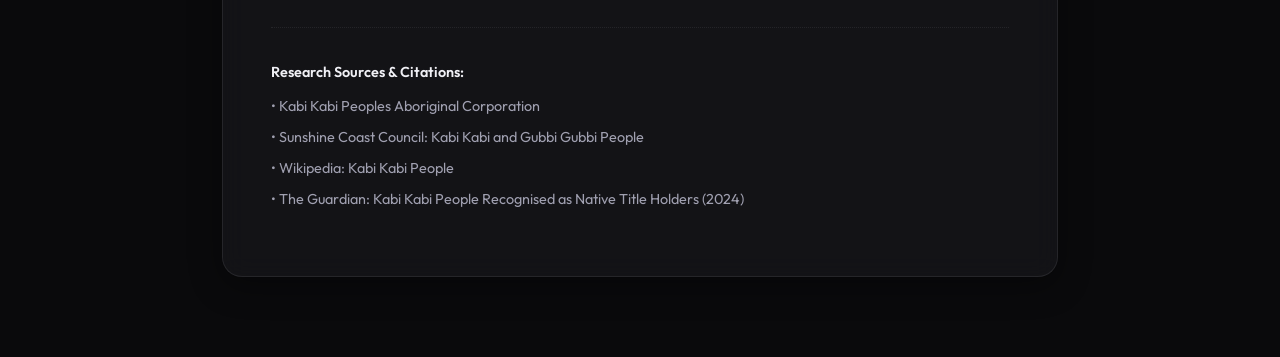
<file: heritage_peachester.html>
<!DOCTYPE html>
<html lang="en">
<head>
  <meta charset="UTF-8">
  <meta name="viewport" content="width=device-width, initial-scale=1.0">
  <title>Peachester Heritage | Aboriginal Artifacts Collection</title>
  
  <link rel="preconnect" href="https://fonts.googleapis.com">
  <link rel="preconnect" href="https://fonts.gstatic.com" crossorigin>
  <link href="https://fonts.googleapis.com/css2?family=Outfit:wght@300;400;600;800&family=Playfair+Display:ital,wght@0,600;1,600&display=swap" rel="stylesheet">
  <link rel="stylesheet" href="styles.css">
</head>
<body>
  <main style="padding-top: 5rem; padding-bottom: 5rem;">
    <div class="container" style="max-width: 900px;">
      <a href="index.html" style="color: var(--accent-1); text-decoration: none; font-weight: 600; letter-spacing: 1px; display: inline-flex; align-items: center; margin-bottom: 2rem; transition: color 0.3s; text-transform: uppercase;">
        <span style="font-size: 1.5rem; margin-right: 0.5rem; line-height: 1;">&larr;</span> Back to Main Map
      </a>
      <div class="glass-panel" style="padding: 4rem 3rem;">
        <h1 style="font-size: 3rem; margin-bottom: 0.5rem; color: var(--text-main);">Peachester & The Sunshine Coast</h1>
        <p class="subtitle" style="margin-bottom: 2rem; color: var(--accent-2);">South-East Queensland</p>
        
        <!-- TRADITIONAL CUSTODIAN BLOCK -->
        <div style="background: rgba(212,175,55,0.05); padding: 1rem 1.5rem; border-radius: 4px; border-left: 3px solid var(--accent-2); margin-bottom: 3rem; display: inline-block;">
          <p style="margin: 0; font-family: var(--font-sans); color: var(--text-main); font-weight: 400; font-size: 1rem;">
            <strong style="color: var(--accent-2); letter-spacing: 0.5px;">Traditional Custodians:</strong> The Kabi Kabi (Gubbi Gubbi) People
          </p>
        </div>
        
        <div style="margin-bottom: 2.5rem; padding-bottom: 2rem; border-bottom: 1px solid var(--glass-border);">
          <p style="font-family: var(--font-sans); color: var(--text-main); font-weight: 600; font-size: 1.1rem; margin-bottom: 0.5rem;">About the People</p>
          <p style="font-size: 1.05rem; color: var(--text-muted); line-height: 1.7; margin: 0;">
            The Kabi Kabi (or Gubbi Gubbi) people hold deep ancestral ties to the coastline and lush hinterlands of South-East Queensland. Historically, they managed a landscape of immense biodiversity and are deeply celebrated for the cultural tradition of resolving disputes and forging alliances during the great Bunya nut festivals in the nearby Blackall Range.
          </p>
        </div>
        <div style="font-size: 1.15rem; color: var(--text-muted); line-height: 1.8;">
          <p style="margin-bottom: 1.5rem;">The Sunshine Coast hinterland is the traditional Country of the Kabi Kabi (also known as Gubbi Gubbi) people. The stunning peaks of the Glass House Mountains and the surrounding forested valleys contain deeply sacred and ceremonial sites. Kabi Kabi physical heritage is documented through local bora rings, scarred trees, and prominent axe-grinding grooves found along ancient riverbeds.</p>
          <p style="margin-bottom: 3rem;">Despite severe systemic displacement during early European settlement, the Kabi Kabi people maintained their unyielding connection to the landscape, which culminated in a historic Federal Court determination in June 2024 that formally recognized them as Native Title holders over expansive portions of the Sunshine Coast.</p>
          
          <!-- ARTEFACT FEATURE BLOCK -->
          <div style="margin: 3rem 0; padding: 2rem; background: rgba(0,0,0,0.2); border: 1px solid var(--glass-border); border-radius: 8px; display: flex; flex-wrap: wrap; gap: 2rem; align-items: center;">
            <div style="flex: 1 1 150px; max-width: 250px;">
              <img src="img/peachester_axe_head_1.jpeg" style="width: 100%; border-radius: 4px; border: 1px solid var(--glass-border);" alt="Artifact">
            </div>
            <div style="flex: 2 1 300px;">
              <h3 style="color: var(--accent-1); font-family: var(--font-sans); margin-bottom: 0.5rem; font-size: 1.25rem;">Archived Artefacts</h3>
              <p style="font-size: 1rem; line-height: 1.5; color: var(--text-muted); margin-bottom: 1.5rem;">Artefacts originating from this region have been historically catalogued, prominently including an extremely heavy Aboriginal axe head retrieved from Peachester itself.</p>
              <a href="index.html#gallery" style="display: inline-block; padding: 0.6rem 1.2rem; background: var(--accent-1); color: white; text-decoration: none; border-radius: 20px; font-weight: 600; font-size: 0.9rem; transition: background 0.3s;">View Artefacts in Gallery &rarr;</a>
            </div>
          </div>
          
          <div style="background: rgba(0,0,0,0.3); border-left: 4px solid var(--accent-1); padding: 1.5rem; margin-top: 4rem; border-radius: 4px;">
            <h4 style="color: var(--text-main); font-family: var(--font-sans); font-weight: 600; margin-bottom: 0.5rem;">A Note on Artefact Protection</h4>
            <p style="font-size: 1rem; line-height: 1.6; margin-bottom: 0;">Under strict local and federal laws (such as the <em>Queensland Aboriginal Cultural Heritage Act 2003</em>), all Aboriginal archaeological places and objects are now definitively protected. Visitors encountering unknown potential artefacts in the wild must invariably leave them undisturbed and report them to relevant Traditional Owner groups or State Heritage Branches.</p>
          </div>
          <div style="margin-top: 4rem; padding-top: 2rem; border-top: 1px dotted var(--glass-border); font-size: 0.9rem;">
            <p style="color: var(--text-main); margin-bottom: 0.5rem; font-weight: 600;">Research Sources & Citations:</p>
            <ul style="list-style-type: none; padding-left: 0; display: flex; flex-direction: column; gap: 0.3rem;">
              <li>&bull; <a href="https://www.kkpac.org.au/" target="_blank" style="color: var(--text-muted); text-decoration: none; transition: color 0.3s;" onmouseover="this.style.color='var(--accent-1)'" onmouseout="this.style.color='var(--text-muted)'">Kabi Kabi Peoples Aboriginal Corporation</a></li>
              <li>&bull; <a href="https://botanic-garden.sunshinecoast.qld.gov.au/about-us/kabi-kabi-and-gubbi-gubbi-people" target="_blank" style="color: var(--text-muted); text-decoration: none; transition: color 0.3s;" onmouseover="this.style.color='var(--accent-1)'" onmouseout="this.style.color='var(--text-muted)'">Sunshine Coast Council: Kabi Kabi and Gubbi Gubbi People</a></li>
              <li>&bull; <a href="https://en.wikipedia.org/wiki/Kabi_Kabi_people" target="_blank" style="color: var(--text-muted); text-decoration: none; transition: color 0.3s;" onmouseover="this.style.color='var(--accent-1)'" onmouseout="this.style.color='var(--text-muted)'">Wikipedia: Kabi Kabi People</a></li>
              <li>&bull; <a href="https://www.theguardian.com/australia-news/article/2024/jun/17/kabi-kabi-people-native-title-holders-win-sunshine-coast" target="_blank" style="color: var(--text-muted); text-decoration: none; transition: color 0.3s;" onmouseover="this.style.color='var(--accent-1)'" onmouseout="this.style.color='var(--text-muted)'">The Guardian: Kabi Kabi People Recognised as Native Title Holders (2024)</a></li>
            </ul>
          </div>
        </div>
      </div>
    </div>
  </main>
</body>
</html>
</file>
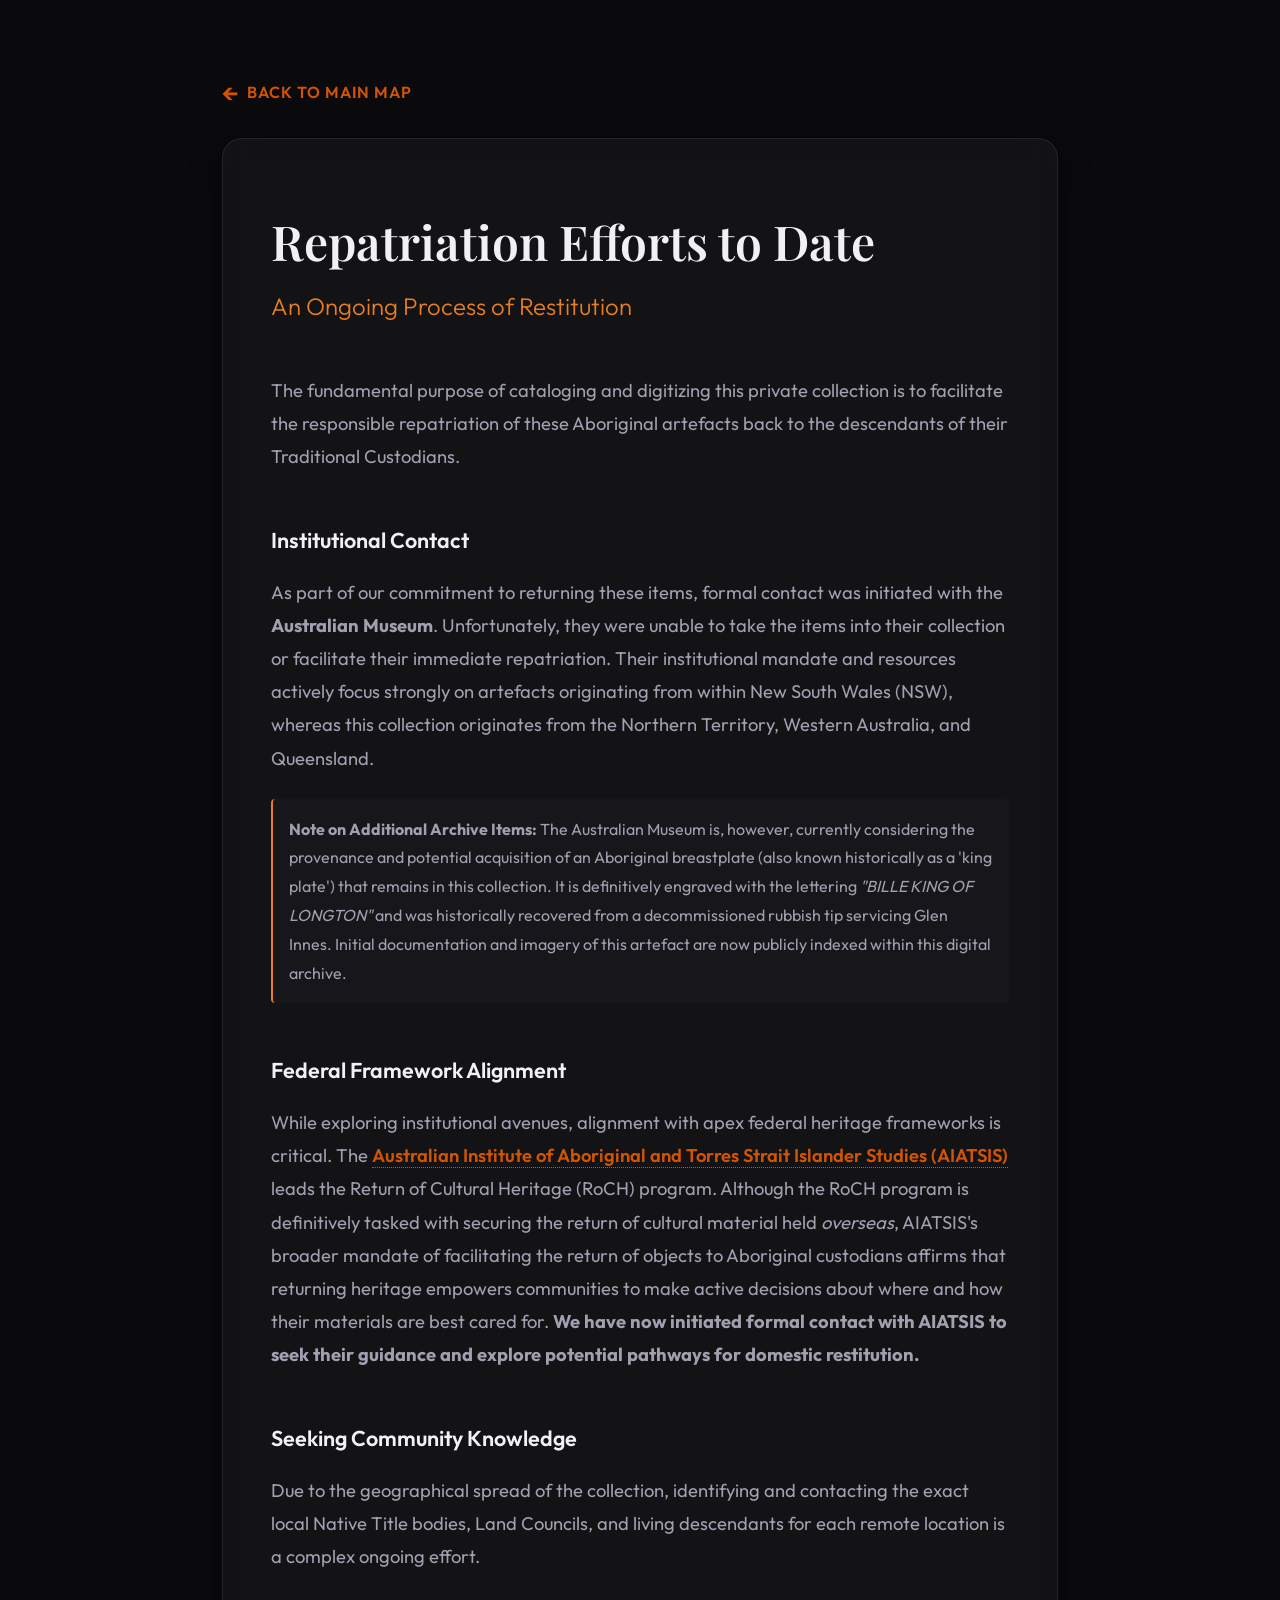
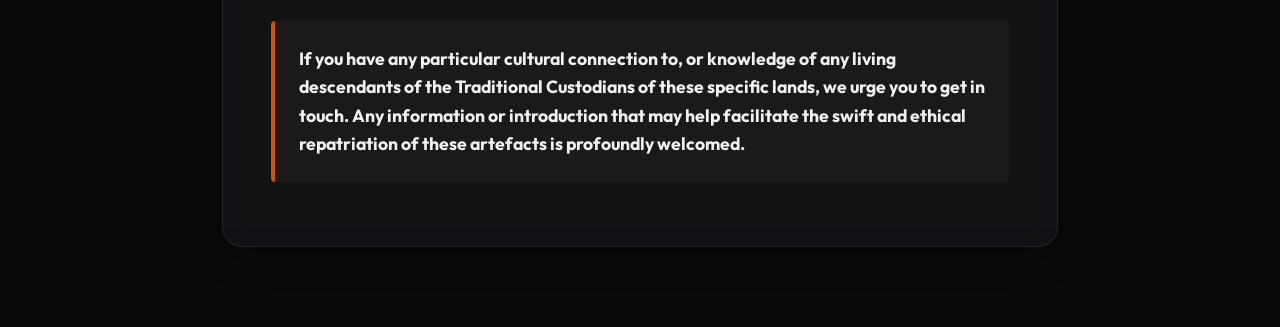
<file: repatriation_efforts.html>
<!DOCTYPE html>
<html lang="en">
<head>
  <meta charset="UTF-8">
  <meta name="viewport" content="width=device-width, initial-scale=1.0">
  <title>Repatriation Efforts | Aboriginal Artifacts Collection</title>
  
  <link rel="preconnect" href="https://fonts.googleapis.com">
  <link rel="preconnect" href="https://fonts.gstatic.com" crossorigin>
  <link href="https://fonts.googleapis.com/css2?family=Outfit:wght@300;400;600;800&family=Playfair+Display:ital,wght@0,600;1,600&display=swap" rel="stylesheet">
  <link rel="stylesheet" href="styles.css">
</head>
<body>
  <main style="padding-top: 5rem; padding-bottom: 5rem;">
    <div class="container" style="max-width: 900px;">
      <a href="index.html" style="color: var(--accent-1); text-decoration: none; font-weight: 600; letter-spacing: 1px; display: inline-flex; align-items: center; margin-bottom: 2rem; transition: color 0.3s; text-transform: uppercase;">
        <span style="font-size: 1.5rem; margin-right: 0.5rem; line-height: 1;">&larr;</span> Back to Main Map
      </a>
      <div class="glass-panel" style="padding: 4rem 3rem;">
        <h1 style="font-size: 3rem; margin-bottom: 0.5rem; color: var(--text-main);">Repatriation Efforts to Date</h1>
        <p class="subtitle" style="margin-bottom: 3rem; color: var(--accent-2);">An Ongoing Process of Restitution</p>
        
        <div style="font-size: 1.15rem; color: var(--text-muted); line-height: 1.8;">
          <p style="margin-bottom: 2rem;">The fundamental purpose of cataloging and digitizing this private collection is to facilitate the responsible repatriation of these Aboriginal artefacts back to the descendants of their Traditional Custodians.</p>
          
          <h3 style="color: var(--text-main); font-family: var(--font-sans); font-weight: 600; margin-top: 3rem; margin-bottom: 1rem;">Institutional Contact</h3>
          <p style="margin-bottom: 1.5rem;">As part of our commitment to returning these items, formal contact was initiated with the <strong>Australian Museum</strong>. Unfortunately, they were unable to take the items into their collection or facilitate their immediate repatriation. Their institutional mandate and resources actively focus strongly on artefacts originating from within New South Wales (NSW), whereas this collection originates from the Northern Territory, Western Australia, and Queensland.</p>
          
          <p style="margin-bottom: 1.5rem; padding: 1rem; background: rgba(255,255,255,0.02); border-left: 2px solid var(--accent-2); border-radius: 4px; font-size: 1rem;">
            <strong>Note on Additional Archive Items:</strong> The Australian Museum is, however, currently considering the provenance and potential acquisition of an Aboriginal breastplate (also known historically as a 'king plate') that remains in this collection. It is definitively engraved with the lettering <em>"BILLE KING OF LONGTON"</em> and was historically recovered from a decommissioned rubbish tip servicing Glen Innes. Initial documentation and imagery of this artefact are now publicly indexed within this digital archive.
          </p>
          
          <h3 style="color: var(--text-main); font-family: var(--font-sans); font-weight: 600; margin-top: 3rem; margin-bottom: 1rem;">Federal Framework Alignment</h3>
          <p style="margin-bottom: 1.5rem;">While exploring institutional avenues, alignment with apex federal heritage frameworks is critical. The <strong><a href="https://aiatsis.gov.au/about/what-we-do/return-cultural-heritage" target="_blank" style="color: var(--accent-1); text-decoration: none; font-weight: 600; border-bottom: 1px dotted var(--accent-1);">Australian Institute of Aboriginal and Torres Strait Islander Studies (AIATSIS)</a></strong> leads the Return of Cultural Heritage (RoCH) program. Although the RoCH program is definitively tasked with securing the return of cultural material held <em>overseas</em>, AIATSIS's broader mandate of facilitating the return of objects to Aboriginal custodians affirms that returning heritage empowers communities to make active decisions about where and how their materials are best cared for. <strong>We have now initiated formal contact with AIATSIS to seek their guidance and explore potential pathways for domestic restitution.</strong></p>

          
          <h3 style="color: var(--text-main); font-family: var(--font-sans); font-weight: 600; margin-top: 3rem; margin-bottom: 1rem;">Seeking Community Knowledge</h3>
          <p style="margin-bottom: 1.5rem;">Due to the geographical spread of the collection, identifying and contacting the exact local Native Title bodies, Land Councils, and living descendants for each remote location is a complex ongoing effort.</p>
          
          <div style="background: rgba(212,175,55,0.05); border-left: 4px solid var(--accent-1); padding: 1.5rem; margin-top: 3rem; border-radius: 4px;">
            <p style="font-size: 1.1rem; line-height: 1.6; margin-bottom: 0; color: var(--text-main);"><strong>If you have any particular cultural connection to, or knowledge of any living descendants of the Traditional Custodians of these specific lands, we urge you to get in touch. Any information or introduction that may help facilitate the swift and ethical repatriation of these artefacts is profoundly welcomed.</strong></p>
          </div>
        </div>
      </div>
    </div>
  </main>
</body>
</html>
</file>
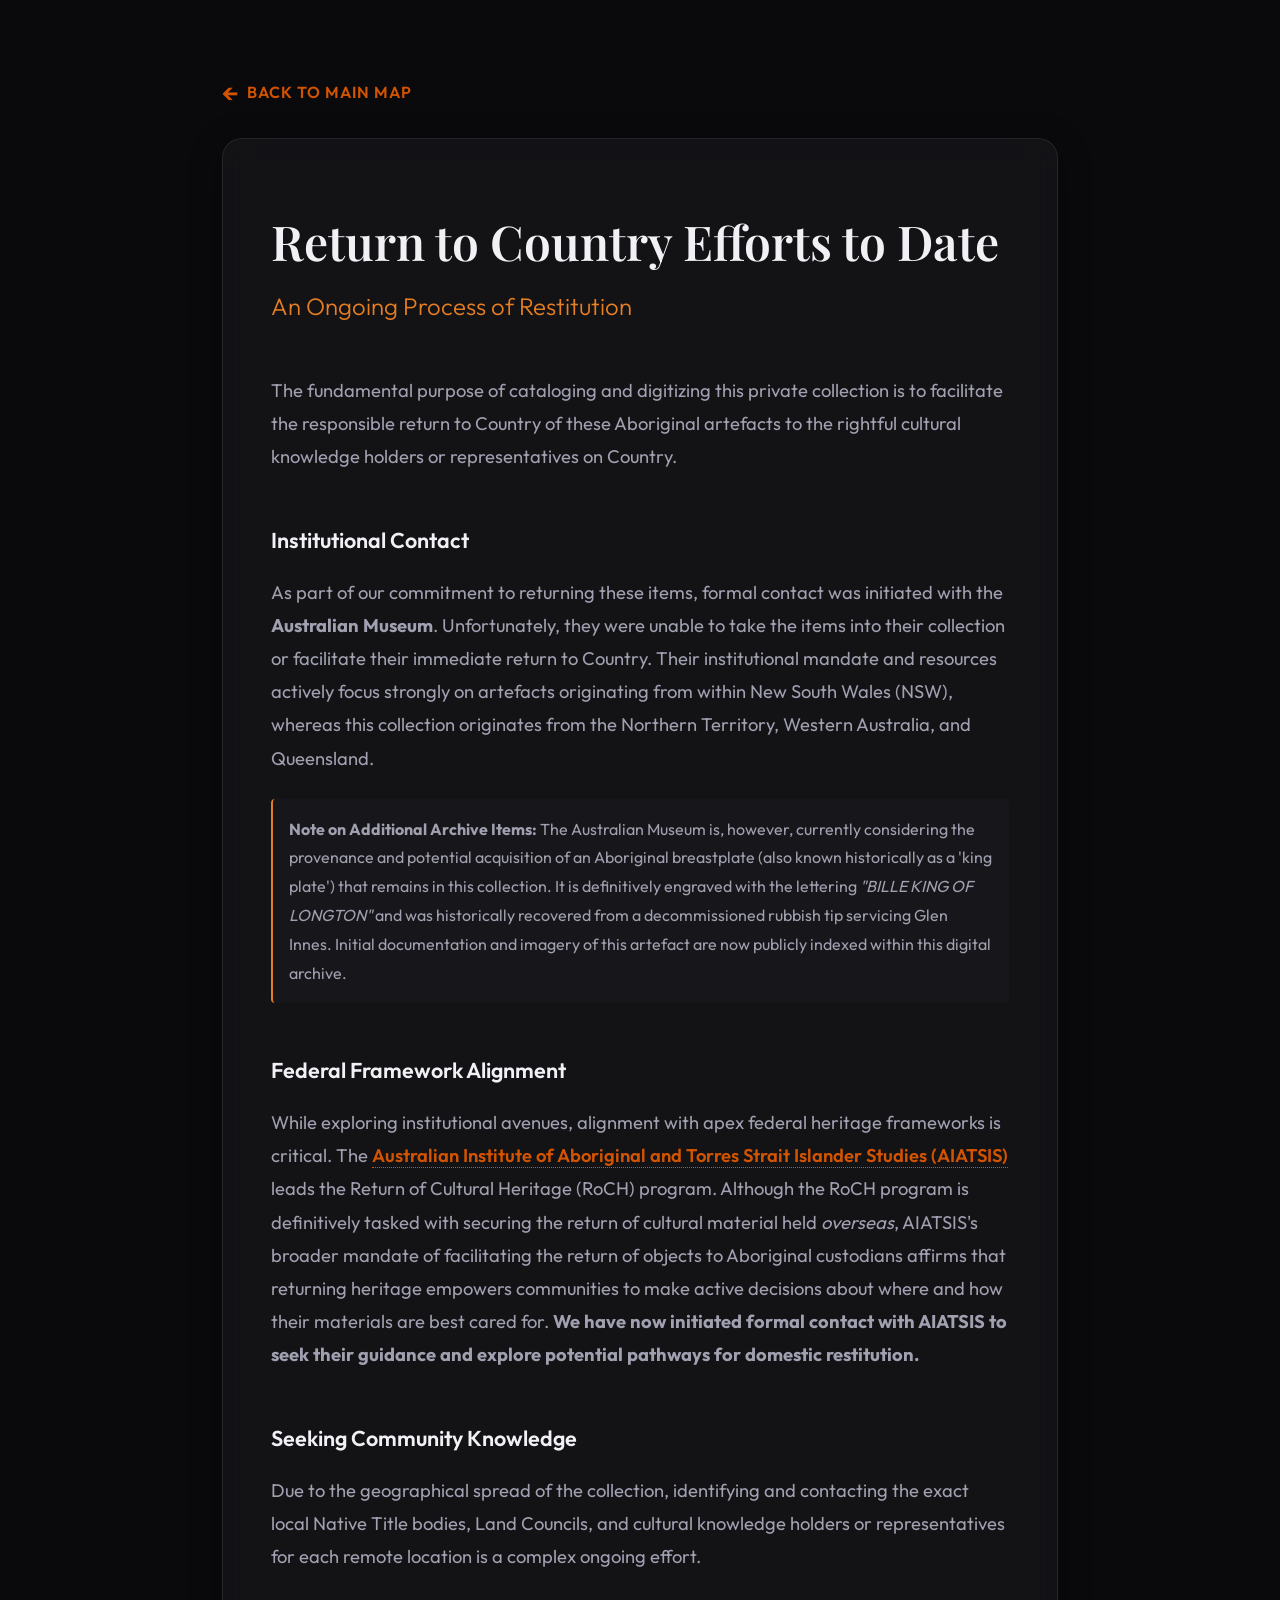
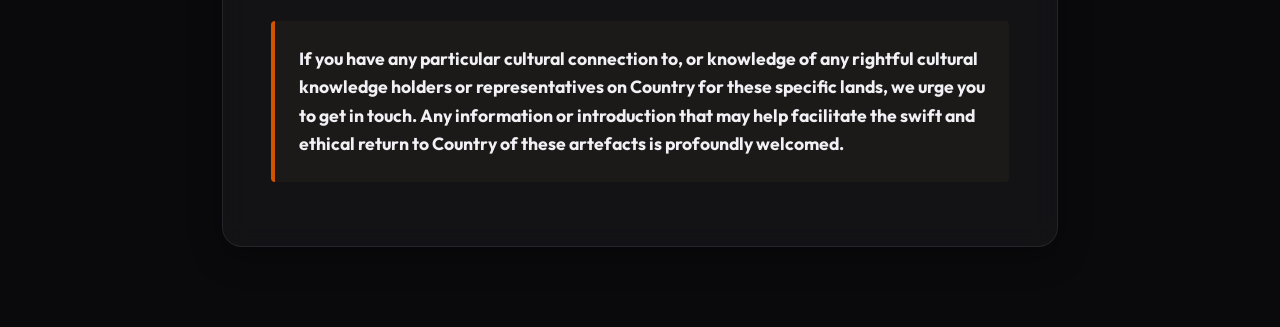
<file: return_to_country_efforts.html>
<!DOCTYPE html>
<html lang="en">
<head>
  <meta charset="UTF-8">
  <meta name="viewport" content="width=device-width, initial-scale=1.0">
  <title>Return to Country Efforts | Aboriginal Artifacts Collection</title>
  
  <link rel="preconnect" href="https://fonts.googleapis.com">
  <link rel="preconnect" href="https://fonts.gstatic.com" crossorigin>
  <link href="https://fonts.googleapis.com/css2?family=Outfit:wght@300;400;600;800&family=Playfair+Display:ital,wght@0,600;1,600&display=swap" rel="stylesheet">
  <link rel="stylesheet" href="styles.css">
</head>
<body>
  <main style="padding-top: 5rem; padding-bottom: 5rem;">
    <div class="container" style="max-width: 900px;">
      <a href="index.html" style="color: var(--accent-1); text-decoration: none; font-weight: 600; letter-spacing: 1px; display: inline-flex; align-items: center; margin-bottom: 2rem; transition: color 0.3s; text-transform: uppercase;">
        <span style="font-size: 1.5rem; margin-right: 0.5rem; line-height: 1;">&larr;</span> Back to Main Map
      </a>
      <div class="glass-panel" style="padding: 4rem 3rem;">
        <h1 style="font-size: 3rem; margin-bottom: 0.5rem; color: var(--text-main);">Return to Country Efforts to Date</h1>
        <p class="subtitle" style="margin-bottom: 3rem; color: var(--accent-2);">An Ongoing Process of Restitution</p>
        
        <div style="font-size: 1.15rem; color: var(--text-muted); line-height: 1.8;">
          <p style="margin-bottom: 2rem;">The fundamental purpose of cataloging and digitizing this private collection is to facilitate the responsible return to Country of these Aboriginal artefacts to the rightful cultural knowledge holders or representatives on Country.</p>
          
          <h3 style="color: var(--text-main); font-family: var(--font-sans); font-weight: 600; margin-top: 3rem; margin-bottom: 1rem;">Institutional Contact</h3>
          <p style="margin-bottom: 1.5rem;">As part of our commitment to returning these items, formal contact was initiated with the <strong>Australian Museum</strong>. Unfortunately, they were unable to take the items into their collection or facilitate their immediate return to Country. Their institutional mandate and resources actively focus strongly on artefacts originating from within New South Wales (NSW), whereas this collection originates from the Northern Territory, Western Australia, and Queensland.</p>
          
          <p style="margin-bottom: 1.5rem; padding: 1rem; background: rgba(255,255,255,0.02); border-left: 2px solid var(--accent-2); border-radius: 4px; font-size: 1rem;">
            <strong>Note on Additional Archive Items:</strong> The Australian Museum is, however, currently considering the provenance and potential acquisition of an Aboriginal breastplate (also known historically as a 'king plate') that remains in this collection. It is definitively engraved with the lettering <em>"BILLE KING OF LONGTON"</em> and was historically recovered from a decommissioned rubbish tip servicing Glen Innes. Initial documentation and imagery of this artefact are now publicly indexed within this digital archive.
          </p>
          
          <h3 style="color: var(--text-main); font-family: var(--font-sans); font-weight: 600; margin-top: 3rem; margin-bottom: 1rem;">Federal Framework Alignment</h3>
          <p style="margin-bottom: 1.5rem;">While exploring institutional avenues, alignment with apex federal heritage frameworks is critical. The <strong><a href="https://aiatsis.gov.au/about/what-we-do/return-cultural-heritage" target="_blank" style="color: var(--accent-1); text-decoration: none; font-weight: 600; border-bottom: 1px dotted var(--accent-1);">Australian Institute of Aboriginal and Torres Strait Islander Studies (AIATSIS)</a></strong> leads the Return of Cultural Heritage (RoCH) program. Although the RoCH program is definitively tasked with securing the return of cultural material held <em>overseas</em>, AIATSIS's broader mandate of facilitating the return of objects to Aboriginal custodians affirms that returning heritage empowers communities to make active decisions about where and how their materials are best cared for. <strong>We have now initiated formal contact with AIATSIS to seek their guidance and explore potential pathways for domestic restitution.</strong></p>

          
          <h3 style="color: var(--text-main); font-family: var(--font-sans); font-weight: 600; margin-top: 3rem; margin-bottom: 1rem;">Seeking Community Knowledge</h3>
          <p style="margin-bottom: 1.5rem;">Due to the geographical spread of the collection, identifying and contacting the exact local Native Title bodies, Land Councils, and cultural knowledge holders or representatives for each remote location is a complex ongoing effort.</p>
          
          <div style="background: rgba(212,175,55,0.05); border-left: 4px solid var(--accent-1); padding: 1.5rem; margin-top: 3rem; border-radius: 4px;">
            <p style="font-size: 1.1rem; line-height: 1.6; margin-bottom: 0; color: var(--text-main);"><strong>If you have any particular cultural connection to, or knowledge of any rightful cultural knowledge holders or representatives on Country for these specific lands, we urge you to get in touch. Any information or introduction that may help facilitate the swift and ethical return to Country of these artefacts is profoundly welcomed.</strong></p>
          </div>
        </div>
      </div>
    </div>
  </main>
</body>
</html>
</file>
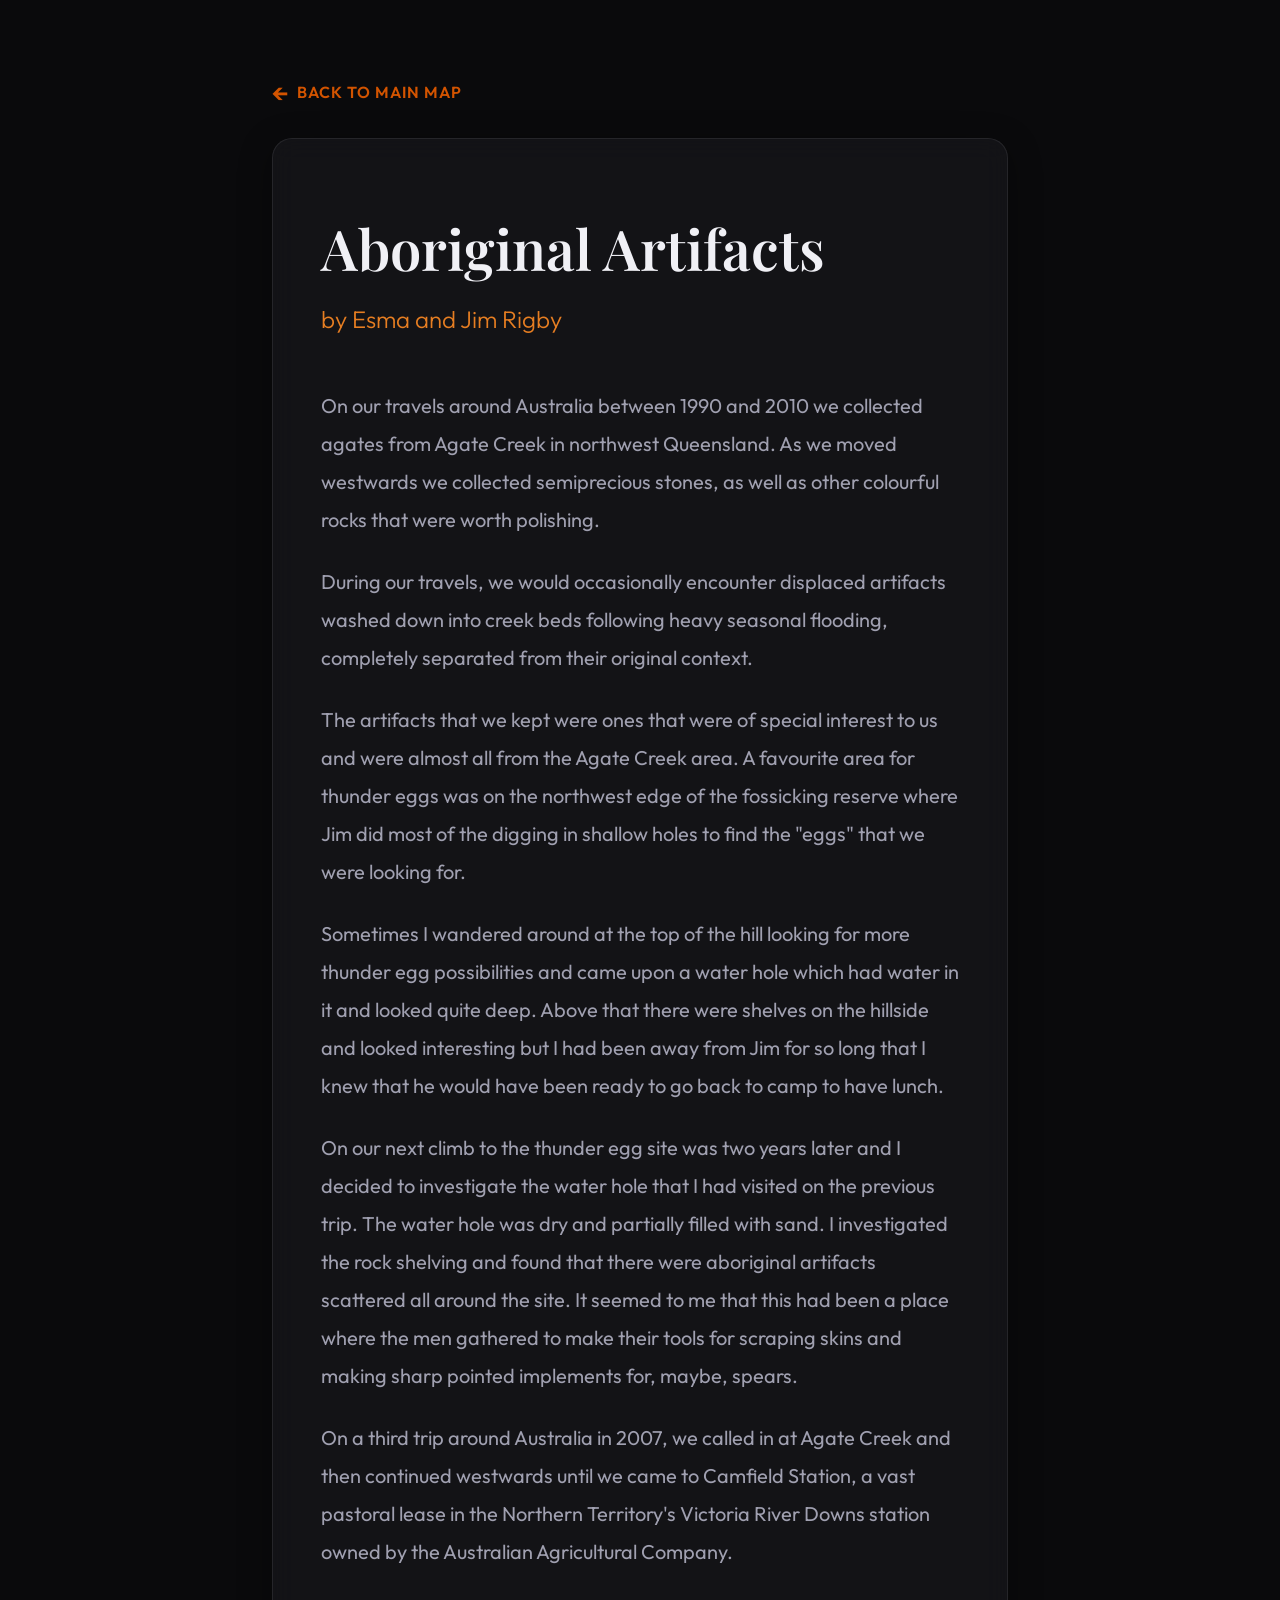
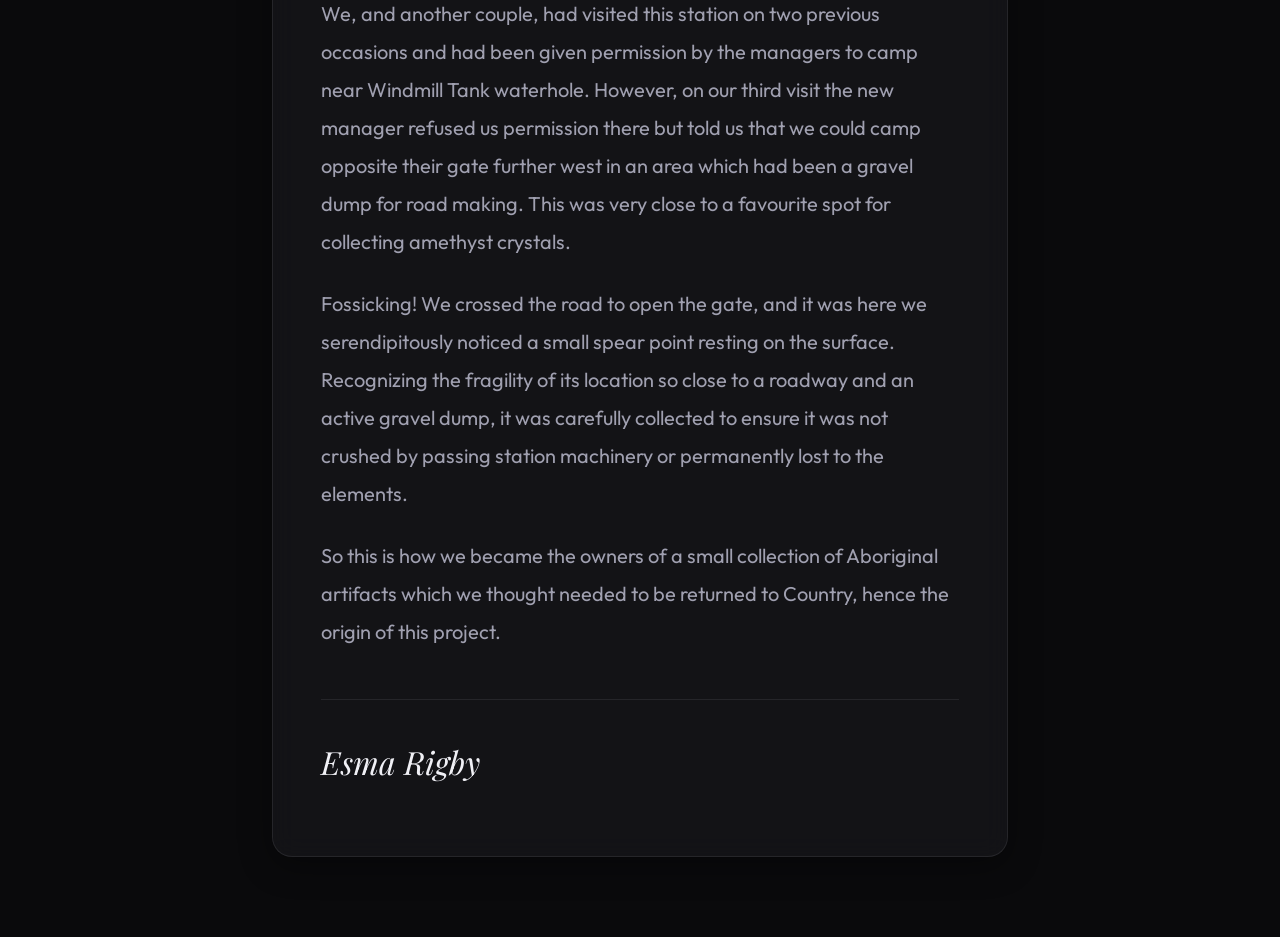
<file: story.html>
<!DOCTYPE html>
<html lang="en">
<head>
  <meta charset="UTF-8">
  <meta name="viewport" content="width=device-width, initial-scale=1.0">
  <title>Aboriginal Artifacts Story | Esma & Jim Rigby</title>
  
  <link rel="preconnect" href="https://fonts.googleapis.com">
  <link rel="preconnect" href="https://fonts.gstatic.com" crossorigin>
  <link href="https://fonts.googleapis.com/css2?family=Outfit:wght@300;400;600;800&family=Playfair+Display:ital,wght@0,600;1,600&display=swap" rel="stylesheet">
  <link rel="stylesheet" href="styles.css">
</head>
<body>

  <main style="padding-top: 5rem; padding-bottom: 5rem;">
    <div class="container" style="max-width: 800px;">
      <a href="index.html" style="color: var(--accent-1); text-decoration: none; font-weight: 600; letter-spacing: 1px; display: inline-flex; align-items: center; margin-bottom: 2rem; transition: color 0.3s; text-transform: uppercase;">
        <span style="font-size: 1.5rem; margin-right: 0.5rem; line-height: 1;">&larr;</span> Back to Main Map
      </a>

      <div class="glass-panel" style="padding: 4rem 3rem;">
        <h1 style="font-size: 3.5rem; margin-bottom: 0.5rem; color: var(--text-main);">Aboriginal Artifacts</h1>
        <p class="subtitle" style="margin-bottom: 3rem; color: var(--accent-2);">by Esma and Jim Rigby</p>

        <div style="font-size: 1.25rem; color: var(--text-muted); line-height: 1.9;">
          <p style="margin-bottom: 1.5rem;">On our travels around Australia between 1990 and 2010 we collected agates from Agate Creek in northwest Queensland. As we moved westwards we collected semiprecious stones, as well as other colourful rocks that were worth polishing.</p>
          
          <p style="margin-bottom: 1.5rem;">During our travels, we would occasionally encounter displaced artifacts washed down into creek beds following heavy seasonal flooding, completely separated from their original context.</p>
          
          
          <p style="margin-bottom: 1.5rem;">The artifacts that we kept were ones that were of special interest to us and were almost all from the Agate Creek area. A favourite area for thunder eggs was on the northwest edge of the fossicking reserve where Jim did most of the digging in shallow holes to find the "eggs" that we were looking for.</p>
          
          <p style="margin-bottom: 1.5rem;">Sometimes I wandered around at the top of the hill looking for more thunder egg possibilities and came upon a water hole which had water in it and looked quite deep. Above that there were shelves on the hillside and looked interesting but I had been away from Jim for so long that I knew that he would have been ready to go back to camp to have lunch.</p>
          
          <p style="margin-bottom: 1.5rem;">On our next climb to the thunder egg site was two years later and I decided to investigate the water hole that I had visited on the previous trip. The water hole was dry and partially filled with sand. I investigated the rock shelving and found that there were aboriginal artifacts scattered all around the site. It seemed to me that this had been a place where the men gathered to make their tools for scraping skins and making sharp pointed implements for, maybe, spears.</p>
          
          <p style="margin-bottom: 1.5rem;">On a third trip around Australia in 2007, we called in at Agate Creek and then continued westwards until we came to Camfield Station, a vast pastoral lease in the Northern Territory's Victoria River Downs station owned by the Australian Agricultural Company.</p>
          
          <p style="margin-bottom: 1.5rem;">We, and another couple, had visited this station on two previous occasions and had been given permission by the managers to camp near Windmill Tank waterhole. However, on our third visit the new manager refused us permission there but told us that we could camp opposite their gate further west in an area which had been a gravel dump for road making. This was very close to a favourite spot for collecting amethyst crystals.</p>
          
          <p style="margin-bottom: 1.5rem;">Fossicking! We crossed the road to open the gate, and it was here we serendipitously noticed a small spear point resting on the surface. Recognizing the fragility of its location so close to a roadway and an active gravel dump, it was carefully collected to ensure it was not crushed by passing station machinery or permanently lost to the elements.</p>
          
          <p style="margin-bottom: 3rem;">So this is how we became the owners of a small collection of Aboriginal artifacts which we thought needed to be returned to Country, hence the origin of this project.</p>

          <div style="border-top: 1px solid var(--glass-border); padding-top: 2rem;">
            <p style="font-family: var(--font-serif); font-size: 2rem; font-style: italic; color: var(--text-main);">Esma Rigby</p>
          </div>
        </div>
      </div>
    </div>
  </main>

</body>
</html>
</file>
<file: styles.css>
:root {
  --bg-dark: #0a0a0c;
  --bg-panel: rgba(25, 25, 30, 0.6);
  --bg-panel-hover: rgba(45, 45, 55, 0.8);
  --text-main: #f0f0f5;
  --text-muted: #a0a0b0;
  --accent-1: #d35400; /* Ochre / Terracotta */
  --accent-2: #e67e22;
  --glass-border: rgba(255, 255, 255, 0.08);
  --shadow: 0 8px 32px 0 rgba(0, 0, 0, 0.37);
  --blur: blur(12px);
  --font-sans: 'Outfit', sans-serif;
  --font-serif: 'Playfair Display', serif;
}

* {
  box-sizing: border-box;
  margin: 0;
  padding: 0;
}

body {
  background-color: var(--bg-dark);
  color: var(--text-main);
  font-family: var(--font-sans);
  line-height: 1.6;
  overflow-x: hidden;
}

.container {
  max-width: 1200px;
  margin: 0 auto;
  padding: 0 2rem;
}

h1, h2, h3 {
  font-family: var(--font-serif);
  font-weight: 600;
}

/* HERO SECTION */
.hero {
  position: relative;
  height: 100vh;
  display: flex;
  align-items: center;
  justify-content: center;
  text-align: center;
  overflow: hidden;
}

.hero-bg {
  position: absolute;
  top: 0; left: 0; w: 100%; height: 100%;
  background: radial-gradient(circle at center, rgba(211,84,0,0.15) 0%, var(--bg-dark) 70%);
  z-index: 1;
}

.hero-content {
  position: relative;
  z-index: 2;
  animation: fadeIn 1.5s ease-out;
}

.hero h1 {
  font-size: 5rem;
  letter-spacing: -1px;
  margin-bottom: 0.5rem;
}

.hero h1 span {
  color: var(--accent-1);
}

.subtitle {
  font-size: 1.5rem;
  color: var(--text-muted);
  font-weight: 300;
}

.scroll-indicator {
  margin-top: 4rem;
  width: 40px;
  height: 40px;
  color: var(--accent-1);
  margin-left: auto;
  margin-right: auto;
  animation: bounce 2s infinite;
}

/* GLASS PANEL UTILITY */
.glass-panel {
  background: var(--bg-panel);
  backdrop-filter: var(--blur);
  -webkit-backdrop-filter: var(--blur);
  border: 1px solid var(--glass-border);
  border-radius: 20px;
  box-shadow: var(--shadow);
}

section {
  padding: 6rem 0;
}

section h2 {
  font-size: 3rem;
  margin-bottom: 1rem;
  text-align: center;
  color: var(--text-main);
}

.section-desc {
  text-align: center;
  color: var(--text-muted);
  font-size: 1.1rem;
  margin-bottom: 3rem;
  max-width: 600px;
  margin-left: auto;
  margin-right: auto;
}

/* MAP */
.map-container {
  height: 500px;
  width: 100%;
  overflow: hidden;
}

/* GALLERY GRID */
.grid {
  display: grid;
  grid-template-columns: repeat(auto-fill, minmax(320px, 1fr));
  gap: 2rem;
}

.card {
  cursor: pointer;
  overflow: hidden;
  transition: all 0.4s cubic-bezier(0.175, 0.885, 0.32, 1.275);
  display: flex;
  flex-direction: column;
}

.card:hover {
  transform: translateY(-10px);
  background: var(--bg-panel-hover);
  border-color: var(--accent-1);
}

.card-img {
  width: 100%;
  height: 240px;
  overflow: hidden;
}

.card-img img {
  width: 100%;
  height: 100%;
  object-fit: cover;
  transition: transform 0.6s ease;
}

.card:hover .card-img img {
  transform: scale(1.05);
}

.card-content {
  padding: 1.5rem;
}

.card-title {
  font-size: 1.5rem;
  margin-bottom: 0.5rem;
}

.card-meta {
  font-size: 0.9rem;
  color: var(--accent-2);
  margin-bottom: 1rem;
  font-weight: 600;
  text-transform: uppercase;
  letter-spacing: 1px;
}

.card-desc {
  color: var(--text-muted);
  font-size: 0.95rem;
  display: -webkit-box;
  -webkit-line-clamp: 3;
  -webkit-box-orient: vertical;
  overflow: hidden;
}

/* MODAL */
.modal {
  position: fixed;
  top: 0; left: 0; width: 100%; height: 100%;
  z-index: 1000;
  display: flex;
  align-items: center;
  justify-content: center;
  opacity: 0;
  pointer-events: none;
  transition: opacity 0.4s ease;
}

.modal.active {
  opacity: 1;
  pointer-events: all;
}

.modal-backdrop {
  position: absolute;
  top: 0; left: 0; width: 100%; height: 100%;
  background: rgba(0, 0, 0, 0.8);
  backdrop-filter: blur(5px);
}

.modal-content {
  position: relative;
  width: 90%;
  max-width: 1100px;
  height: 80vh;
  overflow: hidden;
  z-index: 1001;
  transform: translateY(20px);
  transition: transform 0.4s ease;
}

.modal-body {
  display: flex;
  flex-direction: row;
  width: 100%;
  height: 100%;
}

.modal.active .modal-content {
  transform: translateY(0);
}

.close-btn {
  position: absolute;
  top: 1rem; right: 1rem;
  background: rgba(0,0,0,0.5);
  border: none;
  color: white;
  font-size: 2rem;
  width: 40px; height: 40px;
  border-radius: 50%;
  cursor: pointer;
  z-index: 10;
  transition: background 0.3s;
}
.close-btn:hover { background: var(--accent-1); }

.modal-image-col {
  width: 50%;
  flex: 0 0 50%;
  background: #000;
  position: relative;
  display: flex;
  align-items: center;
  justify-content: center;
}

.gallery-btn {
  position: absolute;
  top: 50%;
  transform: translateY(-50%);
  background: rgba(0,0,0,0.5);
  border: none;
  color: white;
  font-size: 1.5rem;
  width: 40px; height: 40px;
  border-radius: 50%;
  cursor: pointer;
  z-index: 10;
  transition: background 0.3s;
  display: flex;
  align-items: center;
  justify-content: center;
}
.gallery-btn:hover { background: var(--accent-1); }
.prev-btn { left: 1rem; }
.next-btn { right: 1rem; }
.gallery-btn[hidden] { display: none !important; }

.modal-image-col img {
  width: 100%;
  height: 100%;
  object-fit: contain;
  max-height: 80vh;
}

.modal-text-col {
  width: 50%;
  flex: 0 0 50%;
  padding: 3rem;
  overflow-y: auto;
  height: 100%;
}

.modal-text-col h3 {
  font-size: 2.2rem;
  margin-bottom: 0.5rem;
}

.modal-meta {
  color: var(--accent-2);
  margin-bottom: 2rem;
  font-weight: 600;
  text-transform: uppercase;
  letter-spacing: 1px;
}

.modal-desc {
  font-size: 1.1rem;
  color: var(--text-muted);
  line-height: 1.8;
  margin-bottom: 2rem;
}

/* ANIMATIONS */
@keyframes fadeIn {
  from { opacity: 0; transform: translateY(30px); }
  to { opacity: 1; transform: translateY(0); }
}

@keyframes bounce {
  0%, 20%, 50%, 80%, 100% { transform: translateY(0); }
  40% { transform: translateY(-20px); }
  60% { transform: translateY(-10px); }
}

@media (max-width: 768px) {
  .hero h1 { font-size: 3rem; }
  .modal-body { flex-direction: column; }
  .modal-image-col { width: 100%; height: 30vh; flex: 0 0 auto; }
  .modal-image-col img { max-height: 30vh; }
  .modal-text-col { width: 100%; padding: 2rem; flex: 1 1 auto; }
}
</file>
